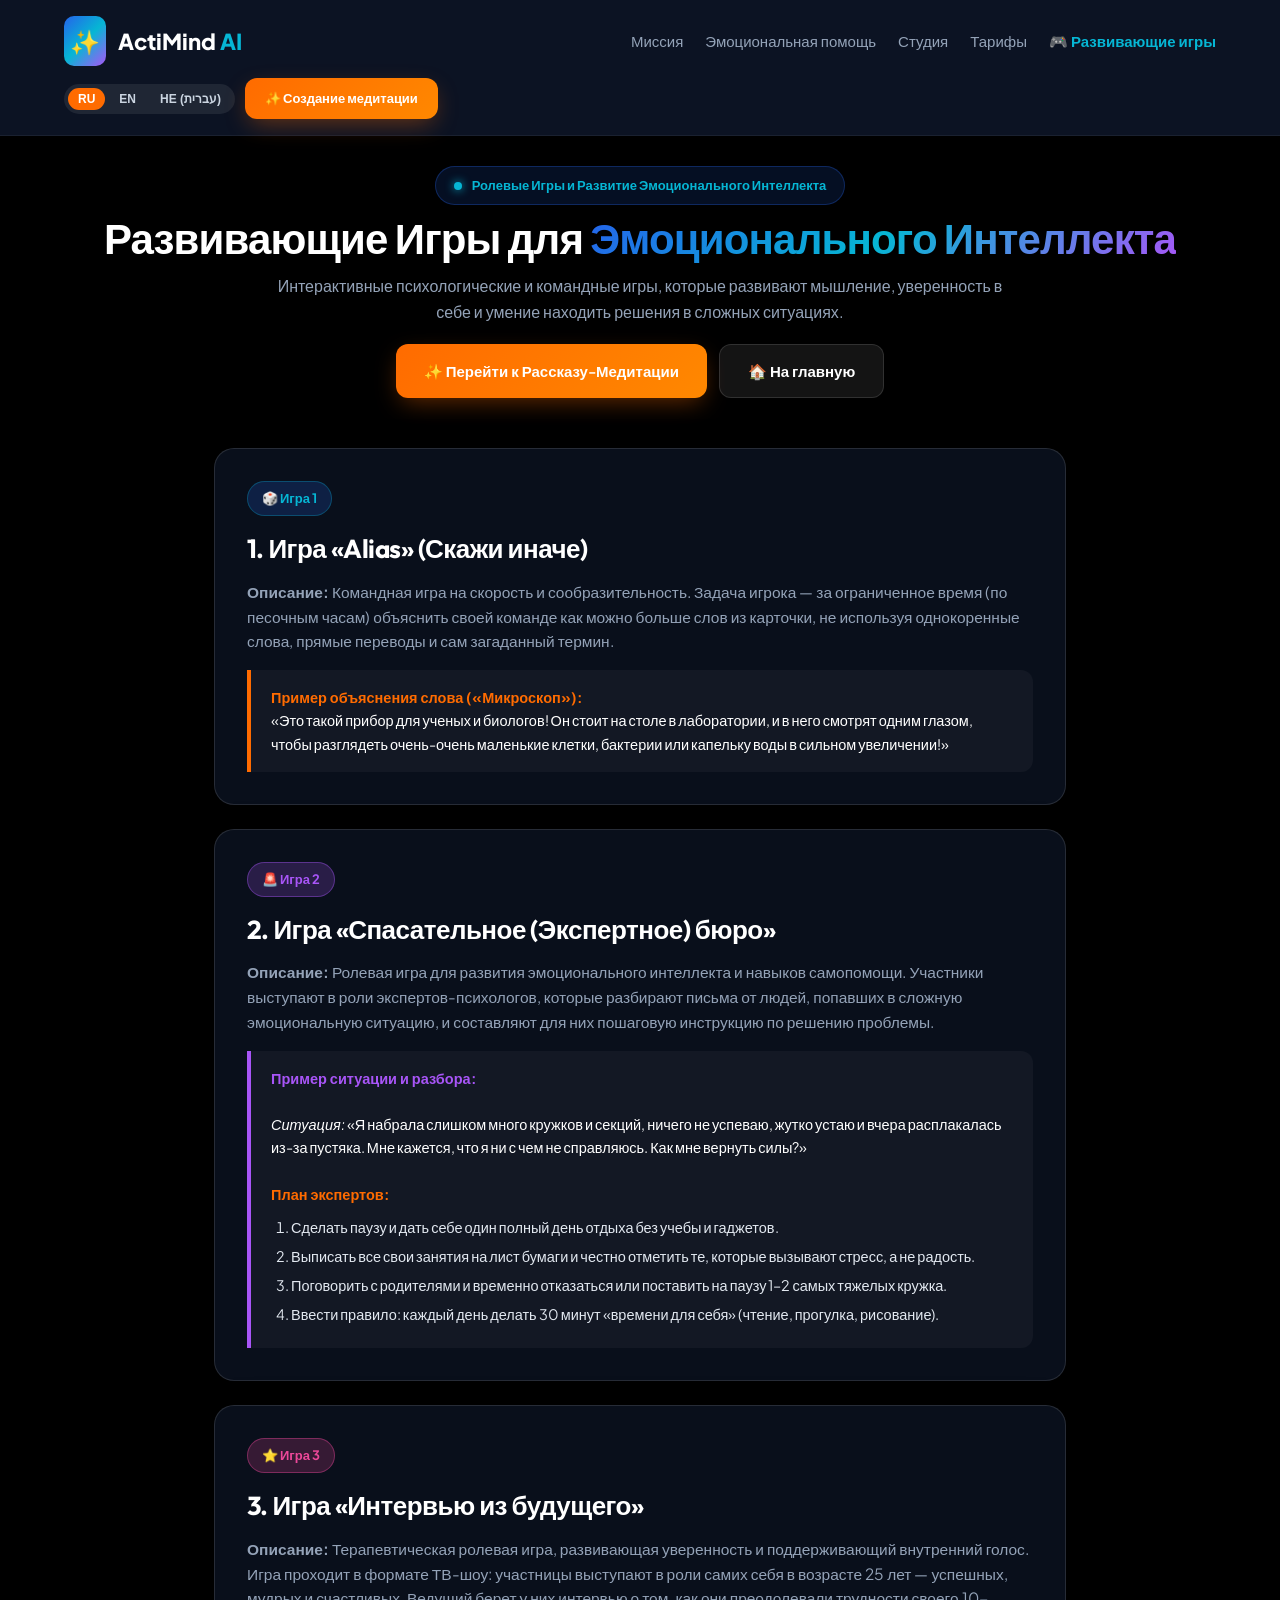
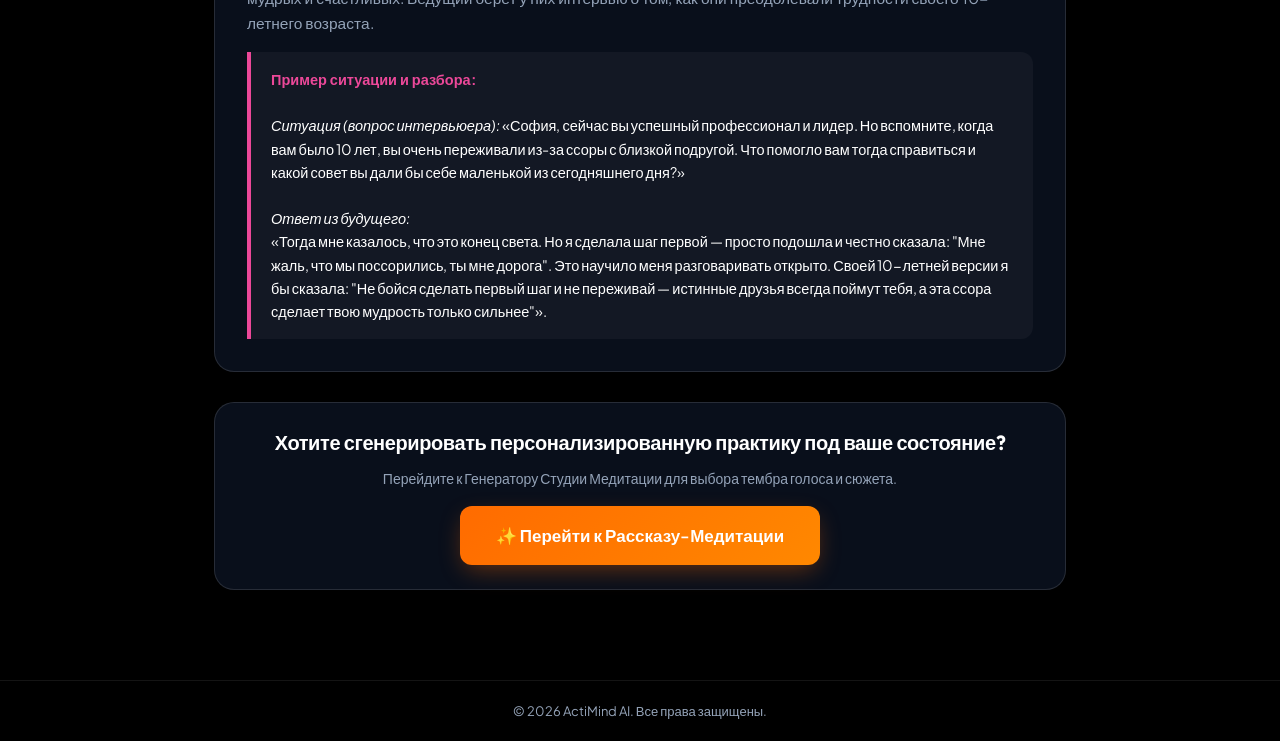
<file: games.html>
<!DOCTYPE html>
<html lang="ru" dir="ltr">
<head>
  <meta charset="UTF-8">
  <meta name="viewport" content="width=device-width, initial-scale=1.0">
  <title>Развивающие игры — ActiMind AI</title>
  <meta name="description" content="Развивающие ролевые игры и игры для развития эмоционального интеллекта детей: Alias, Спасательное бюро и Интервью из будущего.">
  <link rel="preconnect" href="https://fonts.googleapis.com">
  <link rel="preconnect" href="https://fonts.gstatic.com" crossorigin>
  <link href="https://fonts.googleapis.com/css2?family=Plus+Jakarta+Sans:wght@300;400;500;600;700;800&family=Outfit:wght@400;500;600;700;800&display=swap" rel="stylesheet">
  <link rel="stylesheet" href="styles.css">
  <style>
    .game-card {
      background: var(--bg-card);
      backdrop-filter: blur(16px);
      -webkit-backdrop-filter: blur(16px);
      border: 1px solid var(--bg-card-border);
      border-radius: var(--radius-card);
      padding: 32px;
      margin-bottom: 24px;
      box-shadow: 0 20px 40px rgba(0, 0, 0, 0.6);
      transition: transform 0.3s ease, border-color 0.3s ease;
    }
    .game-card:hover {
      border-color: rgba(37, 99, 235, 0.5);
      transform: translateY(-4px);
    }
    .game-badge {
      display: inline-block;
      background: rgba(37, 99, 235, 0.2);
      color: var(--color-cyan);
      border: 1px solid rgba(6, 182, 212, 0.3);
      padding: 6px 14px;
      border-radius: 20px;
      font-size: 13px;
      font-weight: 700;
      margin-bottom: 12px;
    }
    .example-box {
      background: rgba(255, 255, 255, 0.04);
      border-left: 4px solid var(--color-orange);
      padding: 16px 20px;
      border-radius: 0 12px 12px 0;
      margin-top: 16px;
      font-size: 14.5px;
      line-height: 1.6;
    }
    .example-box strong {
      color: var(--color-orange);
    }
    .step-list {
      margin-top: 10px;
      padding-left: 20px;
    }
    .step-list li {
      margin-bottom: 6px;
      color: #E2E8F0;
    }
  </style>
</head>
<body>

  <!-- Header / Navigation -->
  <header class="navbar">
    <div class="container nav-container">
      <a href="index.html" class="logo">
        <div class="logo-icon">✨</div>
        <span class="logo-text">ActiMind <span class="logo-accent">AI</span></span>
      </a>

      <nav class="nav-links">
        <a href="index.html#missions" data-i18n="nav_mission">Миссия</a>
        <a href="index.html#modes" data-i18n="nav_modes">Эмоциональная помощь</a>
        <a href="index.html#generator" data-i18n="nav_generator">Студия</a>
        <a href="index.html#pricing" data-i18n="nav_pricing">Тарифы</a>
        <a href="games.html" style="color: var(--color-cyan); font-weight: 700;" data-i18n="nav_games">🎮 Развивающие игры</a>
      </nav>

      <div class="nav-controls" style="display: flex; align-items: center; gap: 10px;">
        <div class="lang-switcher" style="display: flex; gap: 4px; background: rgba(255,255,255,0.08); padding: 4px; border-radius: 20px;">
          <button class="lang-btn active" onclick="switchGamesLanguage('ru', this)" style="border: none; background: #FF6B00; color: #fff; padding: 4px 10px; border-radius: 14px; font-weight: 700; cursor: pointer; font-size: 12px;">RU</button>
          <button class="lang-btn" onclick="switchGamesLanguage('en', this)" style="border: none; background: transparent; color: #cbd5e1; padding: 4px 10px; border-radius: 14px; font-weight: 700; cursor: pointer; font-size: 12px;">EN</button>
          <button class="lang-btn" onclick="switchGamesLanguage('he', this)" style="border: none; background: transparent; color: #cbd5e1; padding: 4px 10px; border-radius: 14px; font-weight: 700; cursor: pointer; font-size: 12px;">HE (עברית)</button>
        </div>
        <a href="index.html#generator" class="btn btn-primary btn-orange btn-sm" data-i18n="btn_create_med">✨ Создание медитации</a>
      </div>
    </div>
  </header>

  <!-- Main Hero Banner for Games -->
  <section class="hero-section" style="padding: 30px 0 20px;">
    <div class="container text-center">
      <div class="badge-pill" style="margin-bottom: 10px;">
        <span class="pulse-dot"></span>
        <span data-i18n="games_badge">Ролевые Игры и Развитие Эмоционального Интеллекта</span>
      </div>
      <h1 class="hero-title" style="font-size: 42px; margin-bottom: 10px;" data-i18n="games_hero_title">
        Развивающие Игры для <span class="text-gradient">Эмоционального Интеллекта</span>
      </h1>
      <p class="hero-subtitle" style="max-width: 750px; margin: 0 auto 20px; font-size: 16px;" data-i18n="games_hero_sub">
        Интерактивные психологические и командные игры, которые развивают мышление, уверенность в себе и умение находить решения в сложных ситуациях.
      </p>

      <div style="display: flex; gap: 12px; justify-content: center; flex-wrap: wrap; margin-bottom: 20px;">
        <a href="index.html#generator" class="btn btn-primary btn-orange btn-md" data-i18n="btn_go_med">
          ✨ Перейти к Рассказу-Медитации
        </a>
        <a href="index.html" class="btn btn-secondary btn-md" data-i18n="btn_go_home">
          🏠 На главную
        </a>
      </div>
    </div>
  </section>

  <!-- Games Content Section -->
  <section class="section" style="padding-top: 10px;">
    <div class="container" style="max-width: 900px;">
      
      <!-- Game 1: Alias -->
      <div class="game-card">
        <span class="game-badge" data-i18n="g1_badge">🎲 Игра 1</span>
        <h2 style="font-size: 26px; margin-bottom: 10px; color: #FFF;" data-i18n="g1_title">1. Игра «Alias» (Скажи иначе)</h2>
        <p style="font-size: 15.5px; color: var(--text-muted); margin-bottom: 14px;" data-i18n="g1_desc">
          <strong>Описание:</strong> Командная игра на скорость и сообразительность. Задача игрока — за ограниченное время (по песочным часам) объяснить своей команде как можно больше слов из карточки, не используя однокоренные слова, прямые переводы и сам загаданный термин.
        </p>

        <div class="example-box" data-i18n="g1_ex">
          <strong>Пример объяснения слова («Микроскоп»):</strong><br>
          «Это такой прибор для ученых и биологов! Он стоит на столе в лаборатории, и в него смотрят одним глазом, чтобы разглядеть очень-очень маленькие клетки, бактерии или капельку воды в сильном увеличении!»
        </div>
      </div>

      <!-- Game 2: Rescue Bureau -->
      <div class="game-card">
        <span class="game-badge" style="background: rgba(168, 85, 247, 0.2); color: var(--color-purple); border-color: rgba(168, 85, 247, 0.4);" data-i18n="g2_badge">🚨 Игра 2</span>
        <h2 style="font-size: 26px; margin-bottom: 10px; color: #FFF;" data-i18n="g2_title">2. Игра «Спасательное (Экспертное) бюро»</h2>
        <p style="font-size: 15.5px; color: var(--text-muted); margin-bottom: 14px;" data-i18n="g2_desc">
          <strong>Описание:</strong> Ролевая игра для развития эмоционального интеллекта и навыков самопомощи. Участники выступают в роли экспертов-психологов, которые разбирают письма от людей, попавших в сложную эмоциональную ситуацию, и составляют для них пошаговую инструкцию по решению проблемы.
        </p>

        <div class="example-box" style="border-left-color: var(--color-purple);" data-i18n="g2_ex">
          <strong style="color: var(--color-purple);">Пример ситуации и разбора:</strong><br><br>
          <em>Ситуация:</em> «Я набрала слишком много кружков и секций, ничего не успеваю, жутко устаю и вчера расплакалась из-за пустяка. Мне кажется, что я ни с чем не справляюсь. Как мне вернуть силы?»<br><br>
          <strong>План экспертов:</strong>
          <ol class="step-list">
            <li>Сделать паузу и дать себе один полный день отдыха без учебы и гаджетов.</li>
            <li>Выписать все свои занятия на лист бумаги и честно отметить те, которые вызывают стресс, а не радость.</li>
            <li>Поговорить с родителями и временно отказаться или поставить на паузу 1–2 самых тяжелых кружка.</li>
            <li>Ввести правило: каждый день делать 30 минут «времени для себя» (чтение, прогулка, рисование).</li>
          </ol>
        </div>
      </div>

      <!-- Game 3: Interview from Future -->
      <div class="game-card">
        <span class="game-badge" style="background: rgba(236, 72, 153, 0.2); color: var(--color-pink); border-color: rgba(236, 72, 153, 0.4);" data-i18n="g3_badge">⭐ Игра 3</span>
        <h2 style="font-size: 26px; margin-bottom: 10px; color: #FFF;" data-i18n="g3_title">3. Игра «Интервью из будущего»</h2>
        <p style="font-size: 15.5px; color: var(--text-muted); margin-bottom: 14px;" data-i18n="g3_desc">
          <strong>Описание:</strong> Терапевтическая ролевая игра, развивающая уверенность и поддерживающий внутренний голос. Игра проходит в формате ТВ-шоу: участницы выступают в роли самих себя в возрасте 25 лет — успешных, мудрых и счастливых. Ведущий берет у них интервью о том, как они преодолевали трудности своего 10-летнего возраста.
        </p>

        <div class="example-box" style="border-left-color: var(--color-pink);" data-i18n="g3_ex">
          <strong style="color: var(--color-pink);">Пример ситуации и разбора:</strong><br><br>
          <em>Ситуация (вопрос интервьюера):</em> «София, сейчас вы успешный профессионал и лидер. Но вспомните, когда вам было 10 лет, вы очень переживали из-за ссоры с близкой подругой. Что помогло вам тогда справиться и какой совет вы дали бы себе маленькой из сегодняшнего дня?»<br><br>
          <em>Ответ из будущего:</em><br>
          «Тогда мне казалось, что это конец света. Но я сделала шаг первой — просто подошла и честно сказала: "Мне жаль, что мы поссорились, ты мне дорога". Это научило меня разговаривать открыто. Своей 10-летней версии я бы сказала: "Не бойся сделать первый шаг и не переживай — истинные друзья всегда поймут тебя, а эта ссора сделает твою мудрость только сильнее"».
        </div>
      </div>

      <!-- Bottom Action Banner -->
      <div class="glass-card text-center" style="margin-top: 30px; padding: 24px;">
        <h3 style="font-size: 20px; margin-bottom: 8px;" data-i18n="games_bottom_cta_title">Хотите сгенерировать персонализированную практику под ваше состояние?</h3>
        <p style="color: var(--text-muted); font-size: 14px; margin-bottom: 16px;" data-i18n="games_bottom_cta_sub">Перейдите к Генератору Студии Медитации для выбора тембра голоса и сюжета.</p>
        <a href="index.html#generator" class="btn btn-primary btn-orange btn-lg" data-i18n="btn_go_med">
          ✨ Перейти к Рассказу-Медитации
        </a>
      </div>

    </div>
  </section>

  <!-- Footer -->
  <footer style="padding: 20px 0; border-top: 1px solid rgba(255,255,255,0.08); text-align: center; font-size: 13px; color: var(--text-muted);">
    <div class="container">
      <p data-i18n="games_copyright">© 2026 ActiMind AI. Все права защищены.</p>
    </div>
  </footer>

  <script>
    const gamesTranslations = {
      ru: {
        nav_mission: "Миссия",
        nav_modes: "Эмоциональная помощь",
        nav_generator: "Студия",
        nav_pricing: "Тарифы",
        nav_games: "🎮 Развивающие игры",
        btn_create_med: "✨ Создание медитации",
        games_badge: "Ролевые Игры и Развитие Эмоционального Интеллекта",
        games_hero_title: "Развивающие Игры для <span class=\"text-gradient\">Эмоционального Интеллекта</span>",
        games_hero_sub: "Интерактивные психологические и командные игры, которые развивают мышление, уверенность в себе и умение находить решения в сложных ситуациях.",
        btn_go_med: "✨ Перейти к Рассказу-Медитации",
        btn_go_home: "🏠 На главную",
        g1_badge: "🎲 Игра 1",
        g1_title: "1. Игра «Alias» (Скажи иначе)",
        g1_desc: "<strong>Описание:</strong> Командная игра на скорость и сообразительность. Задача игрока — за ограниченное время (по песочным часам) объяснить своей команде как можно больше слов из карточки, не используя однокоренные слова, прямые переводы и сам загаданный термин.",
        g1_ex: "<strong>Пример объяснения слова («Микроскоп»):</strong><br>«Это такой прибор для ученых и биологов! Он стоит на столе в лаборатории, и в него смотрят одним глазом, чтобы разглядеть очень-очень маленькие клетки, бактерии или капельку воды в сильном увеличении!»",
        g2_badge: "🚨 Игра 2",
        g2_title: "2. Игра «Спасательное (Экспертное) бюро»",
        g2_desc: "<strong>Описание:</strong> Ролевая игра для развития эмоционального интеллекта и навыков самопомощи. Участники выступают в роли экспертов-психологов, которые разбирают письма от людей, попавших в сложную эмоциональную ситуацию, и составляют для них пошаговую инструкцию по решению проблемы.",
        g2_ex: "<strong style=\"color: var(--color-purple);\">Пример ситуации и разбора:</strong><br><br><em>Ситуация:</em> «Я набрала слишком много кружков и секций, ничего не успеваю, жутко устаю и вчера расплакалась из-за пустяка. Мне кажется, что я ни с чем не справляюсь. Как мне вернуть силы?»<br><br><strong>План экспертов:</strong><ol class=\"step-list\"><li>Сделать паузу и дать себе один полный день отдыха без учебы и гаджетов.</li><li>Выписать все свои занятия на лист бумаги и честно отметить те, которые вызывают стресс, а не радость.</li><li>Поговорить с родителями и временно отказаться или поставить на паузу 1–2 самых тяжелых кружка.</li><li>Ввести правило: каждый день делать 30 минут «времени для себя» (чтение, прогулка, рисование).</li></ol>",
        g3_badge: "⭐ Игра 3",
        g3_title: "3. Игра «Интервью из будущего»",
        g3_desc: "<strong>Описание:</strong> Терапевтическая ролевая игра, развивающая уверенность и поддерживающий внутренний голос. Игра проходит в формате ТВ-шоу: участницы выступают в роли самих себя в возрасте 25 лет — успешных, мудрых и счастливых. Ведущий берет у них интервью о том, как они преодолевали трудности своего 10-летнего возраста.",
        g3_ex: "<strong style=\"color: var(--color-pink);\">Пример ситуации и разбора:</strong><br><br><em>Ситуация (вопрос интервьюера):</em> «София, сейчас вы успешный профессионал и лидер. Но вспомните, когда вам было 10 лет, вы очень переживали из-за ссоры с близкой подругой. Что помогло вам тогда справиться и какой совет вы дали бы себе маленькой из сегодняшнего дня?»<br><br><em>Ответ из будущего:</em><br>«Тогда мне казалось, что это конец света. Но я сделала шаг первой — просто подошла и честно сказала: \"Мне жаль, что мы поссорились, ты мне дорога\". Это научило меня разговаривать открыто. Своей 10-летней версии я бы сказала: \"Не бойся сделать первый шаг и не переживай — истинные друзья всегда поймут тебя, а эта ссора сделает твою мудрость только сильнее\"».",
        games_bottom_cta_title: "Хотите сгенерировать персонализированную практику под ваше состояние?",
        games_bottom_cta_sub: "Перейдите к Генератору Студии Медитации для выбора тембра голоса и сюжета.",
        games_copyright: "© 2026 ActiMind AI. Все права защищены."
      },
      en: {
        nav_mission: "Mission",
        nav_modes: "Emotional Support",
        nav_generator: "Studio",
        nav_pricing: "Pricing",
        nav_games: "🎮 Educational Games",
        btn_create_med: "✨ Create Meditation",
        games_badge: "Role-Playing Games & EQ Development",
        games_hero_title: "Educational Games for <span class=\"text-gradient\">Emotional Intelligence</span>",
        games_hero_sub: "Interactive psychological and team games that develop creative thinking, self-confidence, and proactive problem-solving.",
        btn_go_med: "✨ Go to Meditation Story",
        btn_go_home: "🏠 Home",
        g1_badge: "🎲 Game 1",
        g1_title: "1. \"Alias\" (Say it Differently)",
        g1_desc: "<strong>Description:</strong> A dynamic team game of wit and quick thinking. Players explain target words on cards without using root words, direct translations, or the word itself within a sand-timer countdown.",
        g1_ex: "<strong>Example explanation (\"Microscope\"):</strong><br>\"A scientific instrument in biology labs! You look through an eyepiece with one eye to inspect super tiny cells, bacteria, or a drop of pond water under immense magnification!\"",
        g2_badge: "🚨 Game 2",
        g2_title: "2. \"Rescue & Psychological Expert Bureau\"",
        g2_desc: "<strong>Description:</strong> A role-play game cultivating empathy and self-regulation. Participants act as expert psychologists analyzing letters from children facing emotional difficulties to craft actionable resolution guides.",
        g2_ex: "<strong style=\"color: var(--color-purple);\">Case Example:</strong><br><br><em>Situation:</em> \"I took too many after-school clubs, feel exhausted, and cried over nothing yesterday. How do I regain my strength?\"<br><br><strong>Expert Plan:</strong><ol class=\"step-list\"><li>Take a full day of screen-free restorative rest.</li><li>Write down all commitments and highlight those causing distress.</li><li>Consult parents to pause 1-2 demanding activities.</li><li>Adopt daily 30-minute self-care windows (reading, walking, drawing).</li></ol>",
        g3_badge: "⭐ Game 3",
        g3_title: "3. \"Interview from the Future\"",
        g3_desc: "<strong>Description:</strong> A therapeutic role-playing game building self-confidence and a nurturing inner voice. In a TV-show format, participants portray their 25-year-old wise, fulfilled selves mentoring their 10-year-old childhood self.",
        g3_ex: "<strong style=\"color: var(--color-pink);\">Interview Transcript:</strong><br><br><em>Interviewer:</em> \"Sophia, as a thriving leader today, what wisdom would you give your 10-year-old self who felt devastated after a friendship quarrel?\"<br><br><em>Future Self:</em> \"It felt like the end of the world back then, but taking the initiative to say 'I value our friendship' taught me open communication. Never fear making the first step—true friends will understand, and every challenge only deepens your wisdom.\"",
        games_bottom_cta_title: "Ready to generate a tailored meditation for your child?",
        games_bottom_cta_sub: "Explore the Meditation Studio Generator to customize voice timbre and soothing storylines.",
        games_copyright: "© 2026 ActiMind AI. All rights reserved."
      },
      he: {
        nav_mission: "משימה",
        nav_modes: "תמיכה רגשית",
        nav_generator: "סטודיו",
        nav_pricing: "מחירון",
        nav_games: "🎮 משחקים מפתחים",
        btn_create_med: "✨ יצירת מדיטציה",
        games_badge: "משחקי תפקידים ופיתוח אינטליגנציה רגשית",
        games_hero_title: "משחקים מפתחים עבור <span class=\"text-gradient\">אינטליגנציה רגשית</span>",
        games_hero_sub: "משחקים פסיכולוגיים וקבוצתיים אינטראקטיביים המפתחים חשיבה גמישה, ביטחון עצמי ומציאת פתרונות במצבים מורכבים.",
        btn_go_med: "✨ מעבר לסיפור המדיטציה",
        btn_go_home: "🏠 לדף הבית",
        g1_badge: "🎲 משחק 1",
        g1_title: "1. משחק «Alias» (תאר במילים אחרות)",
        g1_desc: "<strong>תיאור:</strong> משחק קבוצתי מהיר לפיתוח מהירות מחשבה ושפה. המטרה היא להסביר כמה שיותר מילים מהכרטיסייה בזמן מוגבל, מבלי להשתמש במילה עצמה או בשרשיה.",
        g1_ex: "<strong>דוגמה להסבר מילה (״מיקרוסקופ״):</strong><br>״זה מכשיר שמשמש מדענים וביולוגים במעבדה! מביטים בו בעין אחת כדי לראות תאים זעירים מאוד, חיידקים או טיפת מים בהגדלה ענקית!״",
        g2_badge: "🚨 משחק 2",
        g2_title: "2. משחק «לשכת המומחים וההצלה»",
        g2_desc: "<strong>תיאור:</strong> משחק תפקידים לפיתוח אמפתיה ועזרה עצמית. המשתתפים פועלים כמומחים פסיכולוגים המנתחים מכתבים מילדים שנקלעו למצוקה רגשית ובונים עבורם תוכנית פעולה מעשית.",
        g2_ex: "<strong style=\"color: var(--color-purple);\">דוגמה למקרה וניתוח:</strong><br><br><em>המקרה:</em> ״נרשמתי ליותר מדי חוגים, אני לא עומדת בעומס ובכיתי אתמול משטות. איך להחזיר לעצמי כוחות?״<br><br><strong>תוכנית המומחים:</strong><ol class=\"step-list\"><li>לקחת יום שלם של מנוחה ללא לימודים ומסכים.</li><li>לרשום את כל הפעילויות ולסמן מה גורם ללחץ ולא להנאה.</li><li>לשוחח עם ההורים ולהקפיא זמנית 1-2 חוגים עמוסים.</li><li>להקדיש 30 דקות ביום לפעילות אישית מרגיעה (קריאה, טיול, ציור).</li></ol>",
        g3_badge: "⭐ משחק 3",
        g3_title: "3. משחק «ראיון מהעתיד»",
        g3_desc: "<strong>תיאור:</strong> משחק תפקידים טיפולי לפיתוח קול פנימי תומך וביטחון עצמי. בפורמט של תוכנית טלוויזיה, המשתתפות מגלמות את עצמן בגיל 25 — חכמות ומאושרות — ומספרות כיצד התגברו על משברים בגיל 10.",
        g3_ex: "<strong style=\"color: var(--color-pink);\">תמליל ראיון:</strong><br><br><em>המראיין:</em> ״סופיה, כמובילה מצליחה כיום, איזה טיעון היית נותנת לעצמך בגיל 10 כשהיית במשבר מריבה עם חברה?״<br><br><em>העצמי מהעתיד:</em> ״אז זה נראה כמו סוף העולם, אך עשיתי את הצעד הראשון ואמרתי בכנות שחשוב לי הקשר שלנו. אל תפחדי ליזום — חברים אמיתיים תמיד יבינו, וכל קושי רק מחזק את החוכמה שלך.״",
        games_bottom_cta_title: "רוצים ליצור תרגול מדיטציה מותאם אישית למצבכם?",
        games_bottom_cta_sub: "עברו לסטודיו מחולל המדיטציות לבחירת גוון הקול והעלילה המרגיעה.",
        games_copyright: "© 2026 ActiMind AI. כל הזכויות שמורות."
      }
    };

    function switchGamesLanguage(langKey, btnEl) {
      document.querySelectorAll('.lang-btn').forEach(btn => {
        btn.style.background = 'transparent';
        btn.style.color = '#cbd5e1';
        btn.classList.remove('active');
      });

      if (btnEl) {
        btnEl.style.background = '#FF6B00';
        btnEl.style.color = '#fff';
        btnEl.classList.add('active');
      }

      if (langKey === 'he') {
        document.documentElement.setAttribute('dir', 'rtl');
        document.documentElement.setAttribute('lang', 'he');
      } else {
        document.documentElement.setAttribute('dir', 'ltr');
        document.documentElement.setAttribute('lang', langKey);
      }

      const dict = gamesTranslations[langKey];
      if (dict) {
        document.querySelectorAll('[data-i18n]').forEach(el => {
          const key = el.getAttribute('data-i18n');
          if (dict[key]) {
            el.innerHTML = dict[key];
          }
        });
      }
    }

    window.switchGamesLanguage = switchGamesLanguage;
  </script>
</body>
</html>
</file>
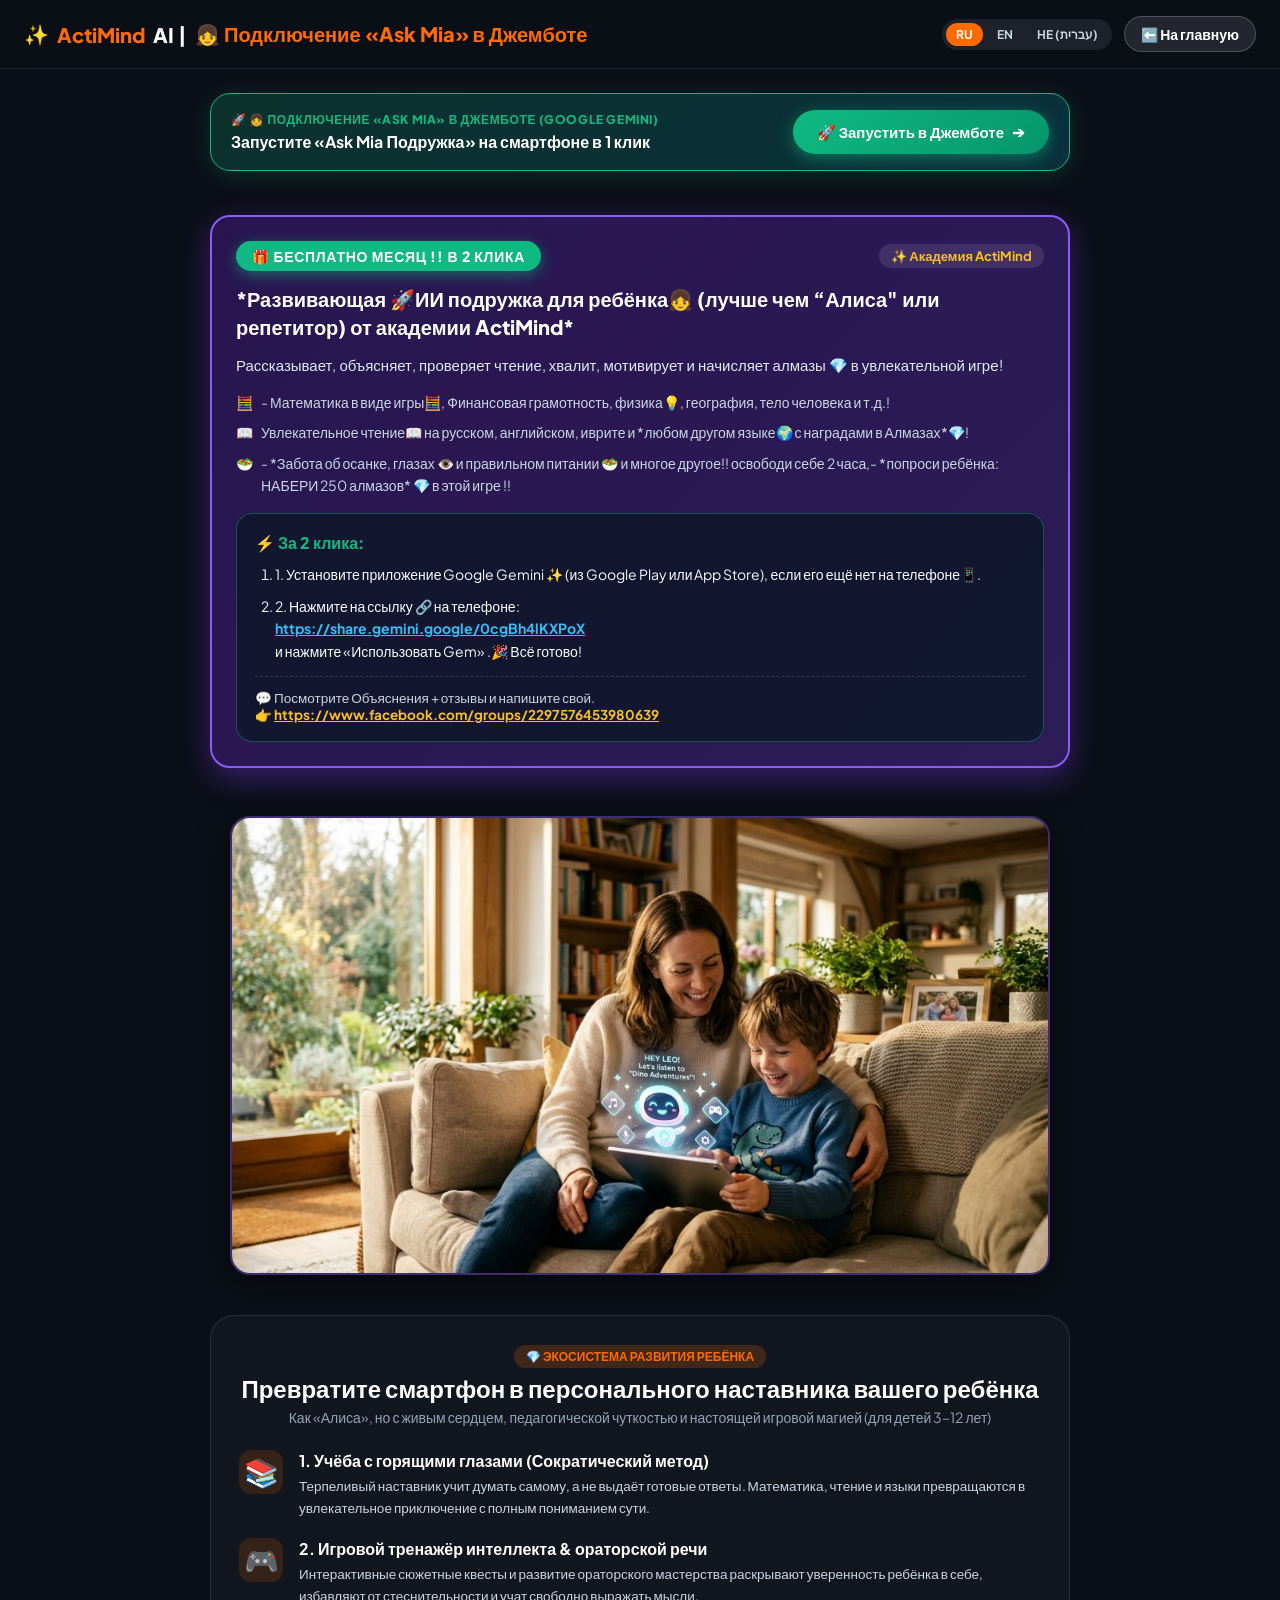
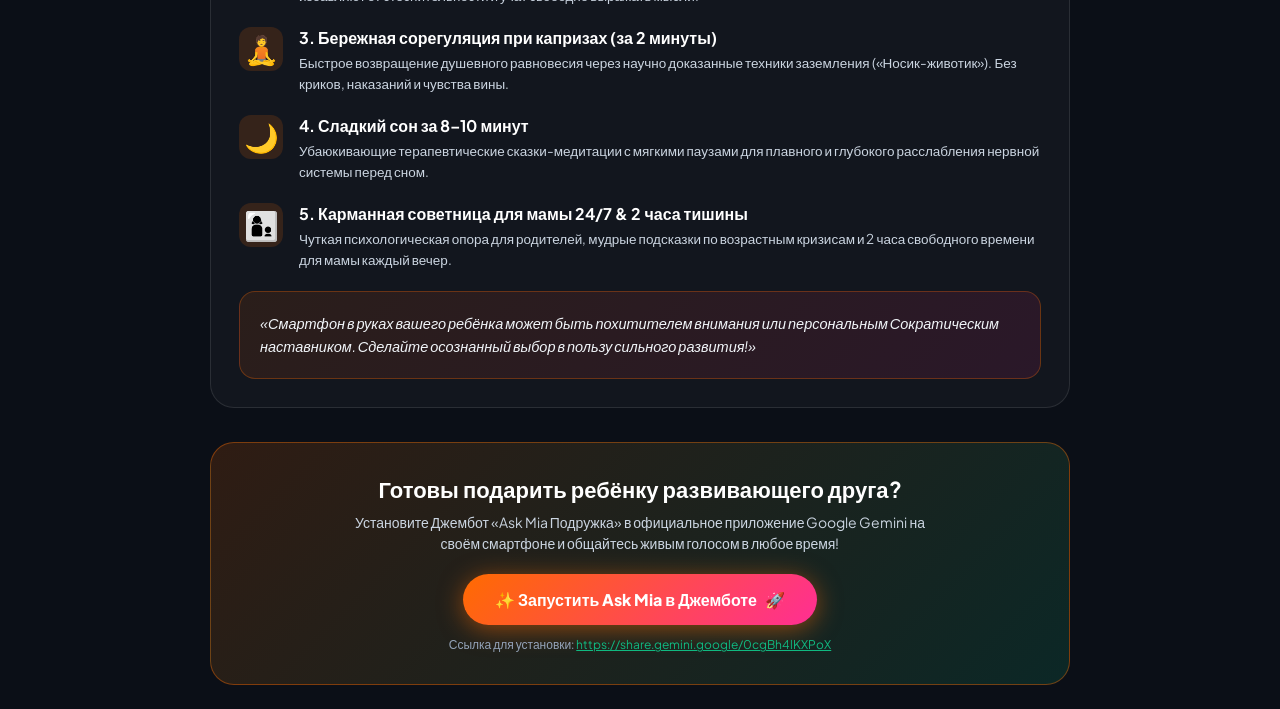
<file: mia.html>
<!DOCTYPE html>
<html lang="ru">
<head>
  <meta charset="UTF-8">
  <meta name="viewport" content="width=device-width, initial-scale=1.0">
  <title>👧 Подключение «Ask Mia» в Джемботе (Google Gemini)</title>
  <link rel="preconnect" href="https://fonts.googleapis.com">
  <link rel="preconnect" href="https://fonts.gstatic.com" crossorigin>
  <link href="https://fonts.googleapis.com/css2?family=Plus+Jakarta+Sans:wght@400;600;700;800&display=swap" rel="stylesheet">
  <style>
    * {
      box-sizing: border-box;
      margin: 0;
      padding: 0;
      font-family: 'Plus Jakarta Sans', sans-serif;
    }
    body {
      background-color: #0B0F17;
      color: #ffffff;
      min-height: 100vh;
      display: flex;
      flex-direction: column;
      overflow-x: hidden;
    }
    .header {
      display: flex;
      justify-content: space-between;
      align-items: center;
      padding: 16px 24px;
      border-bottom: 1px solid rgba(255, 255, 255, 0.08);
      background: rgba(11, 15, 23, 0.8);
      backdrop-filter: blur(10px);
      position: sticky;
      top: 0;
      z-index: 100;
    }
    .logo {
      display: flex;
      align-items: center;
      gap: 8px;
      font-size: 20px;
      font-weight: 800;
      color: #fff;
      text-decoration: none;
    }
    .logo span {
      color: #FF6B00;
    }
    .btn-back {
      background: rgba(255, 255, 255, 0.1);
      border: 1px solid rgba(255, 255, 255, 0.2);
      color: #fff;
      padding: 8px 16px;
      border-radius: 20px;
      text-decoration: none;
      font-size: 14px;
      font-weight: 600;
      transition: all 0.2s ease;
    }
    .btn-back:hover {
      background: rgba(255, 255, 255, 0.2);
    }
    .main-container {
      flex: 1;
      max-width: 900px;
      width: 100%;
      margin: 0 auto;
      padding: 24px 20px;
      display: flex;
      flex-direction: column;
      align-items: center;
      gap: 24px;
    }
    .gem-top-banner {
      width: 100%;
      background: linear-gradient(135deg, rgba(16, 185, 129, 0.2), rgba(6, 182, 212, 0.2));
      border: 1px solid #10B981;
      border-radius: 20px;
      padding: 16px 20px;
      display: flex;
      align-items: center;
      justify-content: space-between;
      gap: 16px;
      flex-wrap: wrap;
      box-shadow: 0 4px 25px rgba(16, 185, 129, 0.2);
    }
    .btn-gem-top {
      background: linear-gradient(135deg, #10b981, #059669);
      color: #fff;
      font-weight: 800;
      font-size: 15px;
      padding: 12px 24px;
      border-radius: 30px;
      text-decoration: none;
      display: inline-flex;
      align-items: center;
      gap: 8px;
      box-shadow: 0 4px 15px rgba(16, 185, 129, 0.5);
      transition: transform 0.2s, box-shadow 0.2s;
    }
    .btn-gem-top:hover {
      transform: translateY(-2px);
      box-shadow: 0 6px 20px rgba(16, 185, 129, 0.7);
    }
    .express-buttons {
      display: flex;
      gap: 12px;
      width: 100%;
      flex-wrap: wrap;
    }
    .btn-express {
      flex: 1;
      min-width: 260px;
      padding: 14px 20px;
      border-radius: 16px;
      border: none;
      font-weight: 700;
      font-size: 15px;
      color: #fff;
      cursor: pointer;
      display: flex;
      align-items: center;
      justify-content: center;
      gap: 10px;
      transition: transform 0.2s ease, box-shadow 0.2s ease;
    }
    .btn-express:hover {
      transform: translateY(-2px);
    }
    .btn-emergency {
      background: linear-gradient(135deg, #f59e0b, #8b5cf6);
      box-shadow: 0 4px 20px rgba(245, 158, 11, 0.3);
    }
    .btn-dialog {
      background: linear-gradient(135deg, #FF6B00, #FF2E93);
      box-shadow: 0 4px 20px rgba(255, 107, 0, 0.4);
    }
    .mia-avatar-card {
      background: rgba(255, 255, 255, 0.03);
      border: 1px solid rgba(255, 255, 255, 0.1);
      border-radius: 24px;
      padding: 30px;
      width: 100%;
      display: flex;
      flex-direction: column;
      align-items: center;
      text-align: center;
      position: relative;
      overflow: hidden;
    }
    .avatar-glow {
      position: absolute;
      width: 250px;
      height: 250px;
      background: radial-gradient(circle, rgba(255, 107, 0, 0.25) 0%, rgba(255, 46, 147, 0) 70%);
      top: 50%;
      left: 50%;
      transform: translate(-50%, -50%);
      pointer-events: none;
    }
    .mia-avatar {
      font-size: 64px;
      margin-bottom: 12px;
      position: relative;
      z-index: 1;
    }
    .mia-status {
      font-size: 18px;
      font-weight: 700;
      color: #FF6B00;
      margin-bottom: 8px;
      position: relative;
      z-index: 1;
    }
    .mic-button {
      width: 80px;
      height: 80px;
      border-radius: 50%;
      background: linear-gradient(135deg, #f59e0b, #eab308);
      border: none;
      color: #fff;
      font-size: 32px;
      display: flex;
      align-items: center;
      justify-content: center;
      cursor: pointer;
      box-shadow: 0 0 30px rgba(245, 158, 11, 0.6);
      transition: transform 0.2s ease;
      position: relative;
      z-index: 1;
    }
    .mic-button.listening {
      animation: pulse 1.5s infinite;
    }
    @keyframes pulse {
      0% { box-shadow: 0 0 0 0 rgba(245, 158, 11, 0.7); }
      70% { box-shadow: 0 0 0 25px rgba(245, 158, 11, 0); }
      100% { box-shadow: 0 0 0 0 rgba(245, 158, 11, 0); }
    }
    .quick-topics {
      display: flex;
      flex-wrap: wrap;
      gap: 8px;
      justify-content: center;
      margin-top: 14px;
      position: relative;
      z-index: 1;
    }
    .topic-chip {
      background: rgba(255, 255, 255, 0.08);
      border: 1px solid rgba(255, 255, 255, 0.15);
      color: #e2e8f0;
      padding: 8px 14px;
      border-radius: 20px;
      font-size: 13px;
      font-weight: 600;
      cursor: pointer;
      transition: all 0.2s ease;
    }
    .topic-chip:hover {
      background: rgba(255, 107, 0, 0.3);
      border-color: #FF6B00;
      color: #fff;
    }
    .transcript-box {
      background: #111827;
      border: 1px solid rgba(255, 255, 255, 0.12);
      border-radius: 20px;
      padding: 20px;
      width: 100%;
      display: flex;
      flex-direction: column;
      gap: 14px;
      min-height: 140px;
    }
    .transcript-line {
      display: flex;
      flex-direction: column;
      gap: 4px;
      font-size: 16px;
      line-height: 1.5;
    }
    .user-line strong {
      color: #60a5fa;
    }
    .mia-line strong {
      color: #FF6B00;
    }
    .reading-highlight {
      font-size: 20px;
      font-weight: 800;
      color: #fbbf24;
      background: rgba(251, 191, 36, 0.1);
      padding: 8px 12px;
      border-radius: 10px;
      display: inline-block;
      margin: 6px 0;
    }
    .presentation-card {
      background: rgba(255, 255, 255, 0.03);
      border: 1px solid rgba(255, 255, 255, 0.1);
      border-radius: 24px;
      padding: 28px;
      width: 100%;
      text-align: left;
    }
    .pillar-item {
      display: flex;
      gap: 16px;
      margin-bottom: 20px;
      align-items: flex-start;
    }
    .pillar-icon {
      font-size: 28px;
      min-width: 44px;
      height: 44px;
      border-radius: 12px;
      background: rgba(255, 107, 0, 0.15);
      display: flex;
      align-items: center;
      justify-content: center;
    }
    .pillar-content h4 {
      font-size: 16px;
      color: #fff;
      margin-bottom: 4px;
      font-weight: 700;
    }
    .pillar-content p {
      font-size: 13.5px;
      color: #cbd5e1;
      line-height: 1.6;
    }
    .slogan-card {
      background: linear-gradient(135deg, rgba(255,107,0,0.1), rgba(255,46,147,0.1));
      border: 1px solid rgba(255,107,0,0.3);
      border-radius: 16px;
      padding: 20px;
      margin-top: 14px;
      font-style: italic;
      color: #f1f5f9;
      line-height: 1.6;
      font-size: 14.5px;
    }
    .gem-bottom-cta {
      width: 100%;
      background: linear-gradient(135deg, rgba(255, 107, 0, 0.15), rgba(16, 185, 129, 0.15));
      border: 1px solid rgba(255, 107, 0, 0.4);
      border-radius: 24px;
      padding: 32px 24px;
      text-align: center;
      margin-top: 10px;
    }
  </style>
</head>
<body>

  <header class="header">
    <a href="index.html" class="logo">
      ✨ <span>ActiMind</span> AI | <span data-i18n="mia_header_brand">👧 Подключение «Ask Mia» в Джемботе</span>
    </a>
    <div style="display: flex; align-items: center; gap: 12px;">
      <div class="lang-switcher" style="display: flex; gap: 4px; background: rgba(255,255,255,0.08); padding: 4px; border-radius: 20px;">
        <button class="lang-btn active" onclick="switchMiaLanguage('ru', this)" style="border: none; background: #FF6B00; color: #fff; padding: 4px 10px; border-radius: 14px; font-weight: 700; cursor: pointer; font-size: 12px;">RU</button>
        <button class="lang-btn" onclick="switchMiaLanguage('en', this)" style="border: none; background: transparent; color: #cbd5e1; padding: 4px 10px; border-radius: 14px; font-weight: 700; cursor: pointer; font-size: 12px;">EN</button>
        <button class="lang-btn" onclick="switchMiaLanguage('he', this)" style="border: none; background: transparent; color: #cbd5e1; padding: 4px 10px; border-radius: 14px; font-weight: 700; cursor: pointer; font-size: 12px;">HE (עברית)</button>
      </div>
      <a href="index.html" class="btn-back" data-i18n="mia_btn_back">⬅️ На главную</a>
    </div>
  </header>

  <main class="main-container">
    <!-- 1. Верхний баннер со ссылкой на Джембот -->
    <div class="gem-top-banner">
      <div>
        <div style="font-size: 12px; font-weight: 800; color: #10B981; text-transform: uppercase; letter-spacing: 0.05em; margin-bottom: 4px;" data-i18n="mia_top_tag">🚀 👧 Подключение «Ask Mia» в Джемботе (Google Gemini)</div>
        <div style="font-size: 16px; font-weight: 700; color: #fff;" data-i18n="mia_top_title">Запустите «Ask Mia Подружка» на смартфоне в 1 клик</div>
      </div>
      <a href="https://share.gemini.google/0cgBh4lKXPoX" target="_blank" class="btn-gem-top" data-i18n="mia_top_btn">
        <span>🚀 Запустить в Джемботе</span> ➔
      </a>
    </div>

    <!-- Карточка акции ActiMind и возможностей Ask Mia в тёмно-сиреневом стиле -->
    <div class="actimind-promo-card" style="background: linear-gradient(135deg, rgba(76, 29, 149, 0.45), rgba(124, 58, 237, 0.3)); border: 2px solid #8b5cf6; border-radius: 20px; padding: 24px; margin: 20px 0; box-shadow: 0 10px 30px rgba(124, 58, 237, 0.4); text-align: left;">
      <div style="display: flex; align-items: center; justify-content: space-between; flex-wrap: wrap; gap: 10px; margin-bottom: 14px;">
        <span style="background: #10B981; color: #fff; padding: 6px 16px; border-radius: 30px; font-weight: 900; font-size: 14px; text-transform: uppercase; letter-spacing: 0.05em; box-shadow: 0 4px 15px rgba(16, 185, 129, 0.5);" data-i18n="mia_promo_badge1">
          🎁 БЕСПЛАТНО МЕСЯЦ !! в 2 клика
        </span>
        <span style="background: rgba(255,255,255,0.1); color: #fbbf24; padding: 4px 12px; border-radius: 20px; font-size: 13px; font-weight: 700;" data-i18n="mia_promo_badge2">
          ✨ Академия ActiMind
        </span>
      </div>

      <h3 style="font-size: 20px; font-weight: 800; color: #fff; margin-bottom: 12px; line-height: 1.4;" data-i18n="mia_promo_title">
        *Развивающая 🚀ИИ подружка для ребёнка👧 (лучше чем “Алиса" или репетитор) от академии ActiMind*
      </h3>

      <p style="font-size: 15px; color: #e2e8f0; line-height: 1.6; margin-bottom: 14px;" data-i18n="mia_promo_desc">
        Рассказывает, объясняет, проверяет чтение, хвалит, мотивирует и начисляет алмазы 💎 в увлекательной игре!
      </p>

      <ul style="list-style: none; padding: 0; margin: 0 0 16px 0; font-size: 14px; color: #cbd5e1; line-height: 1.6;">
        <li style="margin-bottom: 8px; display: flex; align-items: flex-start; gap: 8px;">
          <span>🧮</span>
          <span data-i18n="mia_promo_b1">- Математика в виде игры🧮, Финансовая грамотность, физика💡, география, тело человека и т.д.!</span>
        </li>
        <li style="margin-bottom: 8px; display: flex; align-items: flex-start; gap: 8px;">
          <span>📖</span>
          <span data-i18n="mia_promo_b2">Увлекательное чтение📖 на русском, английском, иврите и *любом другом языке🌍 с наградами в Алмазах*💎!</span>
        </li>
        <li style="margin-bottom: 8px; display: flex; align-items: flex-start; gap: 8px;">
          <span>🥗</span>
          <span data-i18n="mia_promo_b3">- *Забота об осанке, глазах 👁️ и правильном питании 🥗 и многое другое!! освободи себе 2 часа,- *попроси ребёнка: НАБЕРИ 250 алмазов* 💎 в этой игре !!</span>
        </li>
      </ul>

      <div style="background: rgba(15, 23, 42, 0.85); border: 1px solid rgba(16, 185, 129, 0.4); border-radius: 16px; padding: 18px; margin-top: 16px;">
        <h4 style="font-size: 16px; font-weight: 800; color: #10B981; margin-bottom: 10px;" data-i18n="mia_2clicks_title">
          ⚡ За 2 клика:
        </h4>
        <ol style="margin: 0; padding-left: 20px; font-size: 14px; color: #f8fafc; line-height: 1.6;">
          <li style="margin-bottom: 10px;" data-i18n="mia_2clicks_s1">
            1. Установите приложение Google Gemini ✨ (из Google Play или App Store), если его ещё нет на телефоне📱.
          </li>
          <li style="margin-bottom: 10px;" data-i18n="mia_2clicks_s2">
            2. Нажмите на ссылку 🔗 на телефоне:<br>
            <a href="https://share.gemini.google/0cgBh4lKXPoX" target="_blank" style="color: #38bdf8; font-weight: 700; word-break: break-all; text-decoration: underline;">https://share.gemini.google/0cgBh4lKXPoX</a><br>
            и нажмите «Использовать Gem» .🎉 Всё готово!
          </li>
        </ol>

        <div style="margin-top: 14px; padding-top: 12px; border-top: 1px dashed rgba(255,255,255,0.15); font-size: 13.5px; color: #cbd5e1;" data-i18n="mia_fb_review">
          💬 Посмотрите Объяснения + отзывы и напишите свой.<br>
          👉 <a href="https://www.facebook.com/groups/2297576453980639" target="_blank" style="color: #fbbf24; font-weight: 700; word-break: break-all; text-decoration: underline;">https://www.facebook.com/groups/2297576453980639</a>
        </div>
      </div>
    </div>

    <!-- Фотография Ask Mia & Gemini Companion -->
    <div style="width: 100%; text-align: center; margin: 4px 0 16px;">
      <img src="mia_gemini_companion.jpg" alt="Ask Mia ИИ-подружка и наставник для ребёнка в Google Gemini" style="width: 100%; max-width: 820px; border-radius: 20px; box-shadow: 0 10px 30px rgba(0,0,0,0.5); border: 2px solid rgba(139, 92, 246, 0.4); display: block; margin: 0 auto;">
    </div>

    <!-- ПОЛНАЯ ПРЕЗЕНТАЦИЯ ASK MIA ИЗ УТП 08 -->
    <div class="presentation-card">
      <div style="text-align: center; margin-bottom: 24px;">
        <span style="background: rgba(255,107,0,0.2); color: #FF6B00; padding: 4px 12px; border-radius: 20px; font-size: 12px; font-weight: 800; text-transform: uppercase;" data-i18n="mia_pres_tag">💎 ЭКОСИСТЕМА РАЗВИТИЯ РЕБЁНКА</span>
        <h3 style="font-size: 24px; color: #fff; margin-top: 8px;" data-i18n="mia_pres_title">Превратите смартфон в персонального наставника вашего ребёнка</h3>
        <p style="color: #94a3b8; font-size: 14px; margin-top: 4px;" data-i18n="mia_pres_sub">Как «Алиса», но с живым сердцем, педагогической чуткостью и настоящей игровой магией (для детей 3–12 лет)</p>
      </div>

      <div class="pillar-item">
        <div class="pillar-icon">📚</div>
        <div class="pillar-content">
          <h4 data-i18n="mia_p1_title">1. Учёба с горящими глазами (Сократический метод)</h4>
          <p data-i18n="mia_p1_desc">Терпеливый наставник учит думать самому, а не выдаёт готовые ответы. Математика, чтение и языки превращаются в увлекательное приключение с полным пониманием сути.</p>
        </div>
      </div>

      <div class="pillar-item">
        <div class="pillar-icon">🎮</div>
        <div class="pillar-content">
          <h4 data-i18n="mia_p2_title">2. Игровой тренажёр интеллекта & ораторской речи</h4>
          <p data-i18n="mia_p2_desc">Интерактивные сюжетные квесты и развитие ораторского мастерства раскрывают уверенность ребёнка в себе, избавляют от стеснительности и учат свободно выражать мысли.</p>
        </div>
      </div>

      <div class="pillar-item">
        <div class="pillar-icon">🧘</div>
        <div class="pillar-content">
          <h4 data-i18n="mia_p3_title">3. Бережная сорегуляция при капризах (за 2 минуты)</h4>
          <p data-i18n="mia_p3_desc">Быстрое возвращение душевного равновесия через научно доказанные техники заземления («Носик-животик»). Без криков, наказаний и чувства вины.</p>
        </div>
      </div>

      <div class="pillar-item">
        <div class="pillar-icon">🌙</div>
        <div class="pillar-content">
          <h4 data-i18n="mia_p4_title">4. Сладкий сон за 8–10 минут</h4>
          <p data-i18n="mia_p4_desc">Убаюкивающие терапевтические сказки-медитации с мягкими паузами для плавного и глубокого расслабления нервной системы перед сном.</p>
        </div>
      </div>

      <div class="pillar-item">
        <div class="pillar-icon">👩‍👦</div>
        <div class="pillar-content">
          <h4 data-i18n="mia_p5_title">5. Карманная советница для мамы 24/7 & 2 часа тишины</h4>
          <p data-i18n="mia_p5_desc">Чуткая психологическая опора для родителей, мудрые подсказки по возрастным кризисам и 2 часа свободного времени для мамы каждый вечер.</p>
        </div>
      </div>

      <div class="slogan-card" data-i18n="mia_slogan">
        «Смартфон в руках вашего ребёнка может быть похитителем внимания или персональным Сократическим наставником. Сделайте осознанный выбор в пользу сильного развития!»
      </div>
    </div>

    <!-- 2. Нижний баннер со ссылкой на Джембот -->
    <div class="gem-bottom-cta">
      <h3 style="font-size: 22px; color: #fff; margin-bottom: 8px;" data-i18n="mia_bottom_title">Готовы подарить ребёнку развивающего друга?</h3>
      <p style="color: #cbd5e1; font-size: 14px; max-width: 580px; margin: 0 auto 20px; line-height: 1.5;" data-i18n="mia_bottom_sub">
        Установите Джембот «Ask Mia Подружка» в официальное приложение Google Gemini на своём смартфоне и общайтесь живым голосом в любое время!
      </p>
      <a href="https://share.gemini.google/0cgBh4lKXPoX" target="_blank" class="btn-gem-top" style="font-size: 16px; padding: 15px 32px; background: linear-gradient(135deg, #FF6B00, #FF2E93); box-shadow: 0 4px 25px rgba(255, 107, 0, 0.5);" data-i18n="mia_bottom_btn">
        <span>✨ Запустить Ask Mia в Джемботе</span> 🚀
      </a>
      <div style="margin-top: 12px; font-size: 12px; color: #94a3b8;">
        <span data-i18n="mia_bottom_link_label">Ссылка для установки: </span><a href="https://share.gemini.google/0cgBh4lKXPoX" target="_blank" style="color: #10B981;">https://share.gemini.google/0cgBh4lKXPoX</a>
      </div>
    </div>
  </main>

  <script src="gemini_service.js"></script>
  <script src="mia.js?v=20260909_v5"></script>
</body>
</html>
</file>
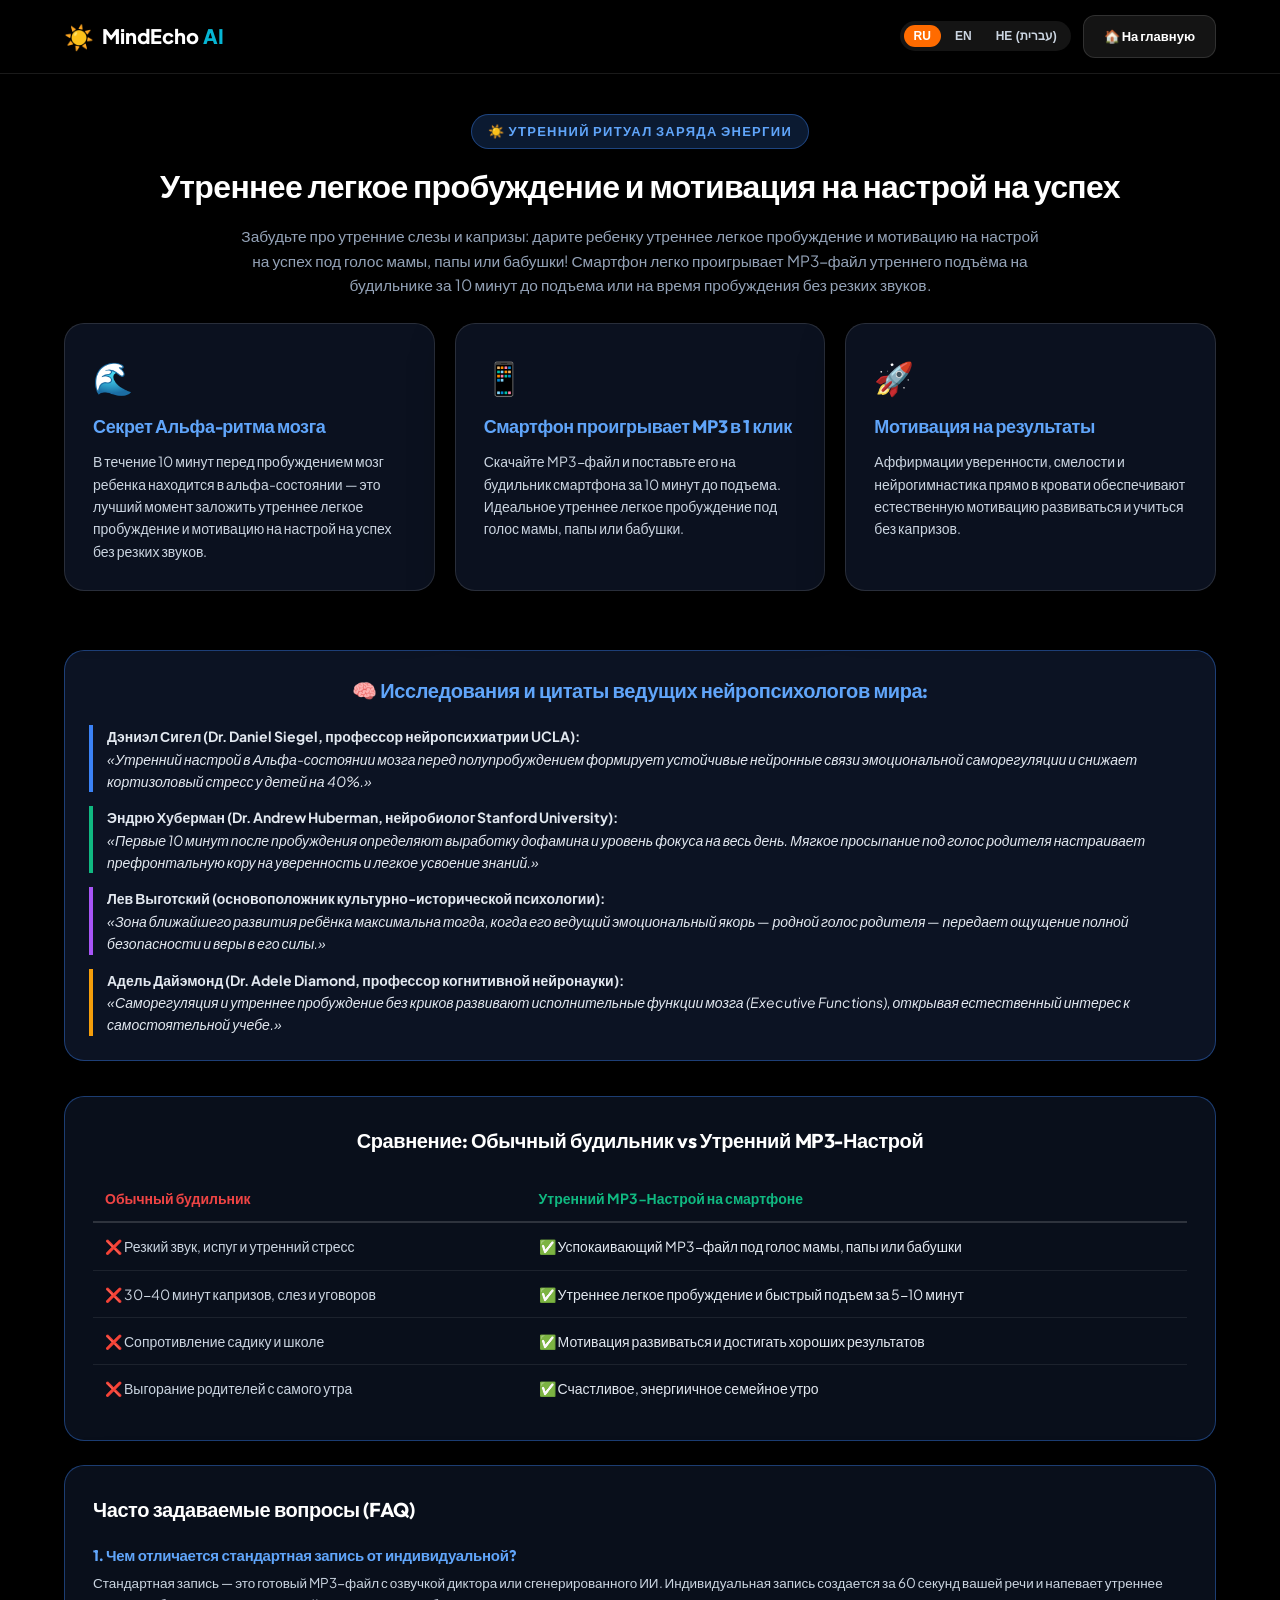
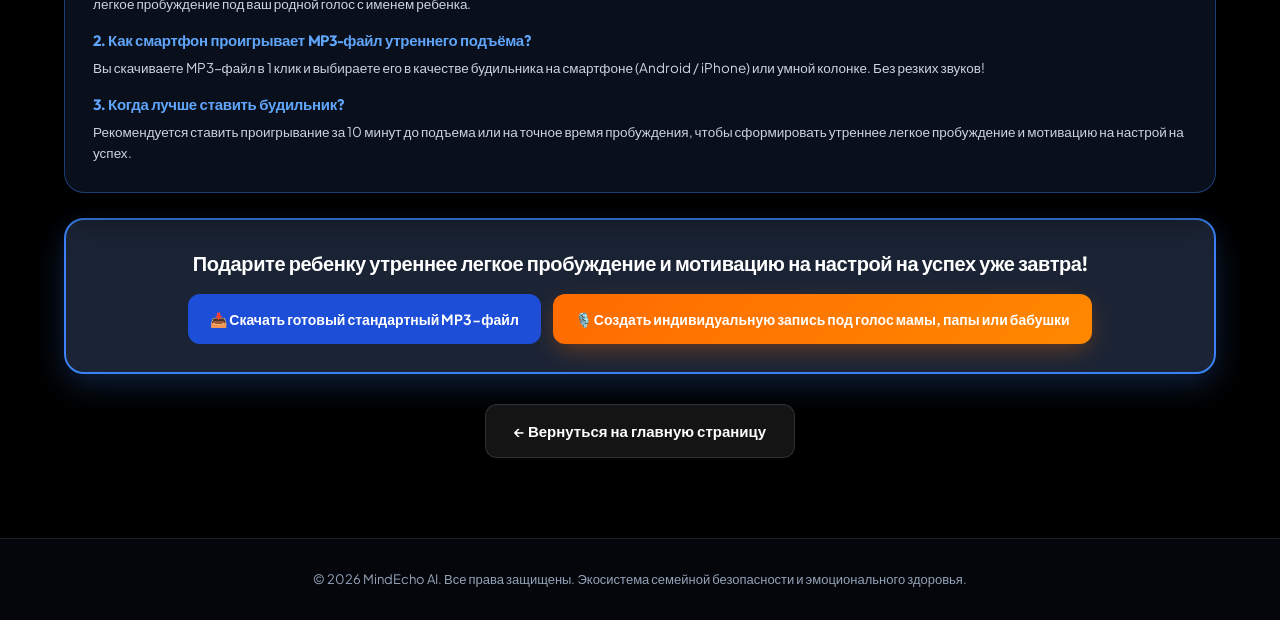
<file: morning.html>
<!DOCTYPE html>
<html lang="ru" dir="ltr">
<head>
  <meta charset="UTF-8">
  <meta name="viewport" content="width=device-width, initial-scale=1.0">
  <title>Утреннее легкое пробуждение и мотивация — MindEcho AI</title>
  <meta name="description" content="Утреннее легкое пробуждение и мотивация на настрой на успех под голос мамы, папы или бабушки. Заряд бодрости без резких звуков за 10 минут до подъема.">
  <link rel="preconnect" href="https://fonts.googleapis.com">
  <link rel="preconnect" href="https://fonts.gstatic.com" crossorigin>
  <link href="https://fonts.googleapis.com/css2?family=Plus+Jakarta+Sans:wght@300;400;500;600;700;800&family=Outfit:wght@400;500;600;700;800&display=swap" rel="stylesheet">
  <link rel="stylesheet" href="styles.css">
  <style>
    .morning-card {
      background: var(--bg-card);
      backdrop-filter: blur(16px);
      -webkit-backdrop-filter: blur(16px);
      border: 1px solid rgba(59,130,246,0.4);
      border-radius: var(--radius-card);
      padding: 28px;
      margin-bottom: 24px;
      box-shadow: 0 20px 40px rgba(0, 0, 0, 0.6);
    }
    .cta-box {
      background: rgba(30,41,59,0.9);
      border: 2px solid #3b82f6;
      border-radius: 20px;
      padding: 28px 20px;
      text-align: center;
      margin: 25px 0;
      box-shadow: 0 10px 30px rgba(59,130,246,0.25);
    }
  </style>
</head>
<body style="background: #000000 !important; color: #ffffff;">
  <!-- Navbar -->
  <nav class="navbar" style="background: rgba(0,0,0,0.85); backdrop-filter: blur(16px); border-bottom: 1px solid rgba(255,255,255,0.1); padding: 15px 0; position: sticky; top: 0; z-index: 100;">
    <div class="container" style="display: flex; justify-content: space-between; align-items: center;">
      <a href="index.html" class="logo" style="text-decoration: none; display: flex; align-items: center; gap: 8px;">
        <span style="font-size: 24px;">☀️</span>
        <span class="logo-text" style="font-size: 20px; font-weight: 800; color: #fff;">MindEcho <span style="color: var(--color-cyan);">AI</span></span>
      </a>
      <div style="display: flex; align-items: center; gap: 12px;">
        <div class="lang-switcher" style="display: flex; gap: 4px; background: rgba(255,255,255,0.08); padding: 4px; border-radius: 20px;">
          <button class="lang-btn active" onclick="switchMorningLanguage('ru', this)" style="border: none; background: #FF6B00; color: #fff; padding: 4px 10px; border-radius: 14px; font-weight: 700; cursor: pointer; font-size: 12px;">RU</button>
          <button class="lang-btn" onclick="switchMorningLanguage('en', this)" style="border: none; background: transparent; color: #cbd5e1; padding: 4px 10px; border-radius: 14px; font-weight: 700; cursor: pointer; font-size: 12px;">EN</button>
          <button class="lang-btn" onclick="switchMorningLanguage('he', this)" style="border: none; background: transparent; color: #cbd5e1; padding: 4px 10px; border-radius: 14px; font-weight: 700; cursor: pointer; font-size: 12px;">HE (עברית)</button>
        </div>
        <a href="index.html" class="btn btn-secondary btn-sm" style="text-decoration: none;" data-i18n="morning_nav_home">🏠 На главную</a>
      </div>
    </div>
  </nav>

  <!-- Hero Section -->
  <section class="section" style="padding: 40px 0; background: #000000;">
    <div class="container">
      <div class="section-header text-center" style="margin-bottom: 25px;">
        <span class="section-tag" style="background: rgba(59,130,246,0.2); color: #60a5fa; border: 1px solid rgba(59,130,246,0.4); padding: 6px 16px; border-radius: 20px; font-size: 13px; font-weight: 700; display: inline-block; margin-bottom: 12px;" data-i18n="morning_badge">☀️ Утренний Ритуал Заряда Энергии</span>
        <h1 style="font-size: 32px; font-weight: 800; color: #fff; margin-bottom: 12px;" data-i18n="morning_hero_title">Утреннее легкое пробуждение и мотивация на настрой на успех</h1>
        <p style="font-size: 15.5px; color: var(--text-muted); max-width: 800px; margin: 0 auto; line-height: 1.6;" data-i18n="morning_hero_sub">
          Забудьте про утренние слезы и капризы: дарите ребенку утреннее легкое пробуждение и мотивацию на настрой на успех под голос мамы, папы или бабушки! Смартфон легко проигрывает MP3-файл утреннего подъёма на будильнике за 10 минут до подъема или на время пробуждения без резких звуков.
        </p>
      </div>

      <!-- Блок карточек нейропсихологии -->
      <div style="display: grid; grid-template-columns: repeat(auto-fit, minmax(260px, 1fr)); gap: 20px; margin-bottom: 35px;">
        <div class="morning-card" style="background: rgba(15, 23, 42, 0.75); border: 1px solid rgba(255, 255, 255, 0.12);">
          <div style="font-size: 32px; margin-bottom: 10px;">🌊</div>
          <h4 style="color: #60a5fa; font-size: 18px; font-weight: 700; margin-bottom: 8px;" data-i18n="morning_c1_title">Секрет Альфа-ритма мозга</h4>
          <p style="font-size: 14px; color: #cbd5e1; line-height: 1.6;" data-i18n="morning_c1_desc">В течение 10 минут перед пробуждением мозг ребенка находится в альфа-состоянии — это лучший момент заложить утреннее легкое пробуждение и мотивацию на настрой на успех без резких звуков.</p>
        </div>
        <div class="morning-card" style="background: rgba(15, 23, 42, 0.75); border: 1px solid rgba(255, 255, 255, 0.12);">
          <div style="font-size: 32px; margin-bottom: 10px;">📱</div>
          <h4 style="color: #60a5fa; font-size: 18px; font-weight: 700; margin-bottom: 8px;" data-i18n="morning_c2_title">Смартфон проигрывает MP3 в 1 клик</h4>
          <p style="font-size: 14px; color: #cbd5e1; line-height: 1.6;" data-i18n="morning_c2_desc">Скачайте MP3-файл и поставьте его на будильник смартфона за 10 минут до подъема. Идеальное утреннее легкое пробуждение под голос мамы, папы или бабушки.</p>
        </div>
        <div class="morning-card" style="background: rgba(15, 23, 42, 0.75); border: 1px solid rgba(255, 255, 255, 0.12);">
          <div style="font-size: 32px; margin-bottom: 10px;">🚀</div>
          <h4 style="color: #60a5fa; font-size: 18px; font-weight: 700; margin-bottom: 8px;" data-i18n="morning_c3_title">Мотивация на результаты</h4>
          <p style="font-size: 14px; color: #cbd5e1; line-height: 1.6;" data-i18n="morning_c3_desc">Аффирмации уверенности, смелости и нейрогимнастика прямо в кровати обеспечивают естественную мотивацию развиваться и учиться без капризов.</p>
        </div>
      </div>

      <!-- Исследования и Цитаты Известных Нейропсихологов -->
      <div style="background: rgba(15, 23, 42, 0.85); border: 1px solid rgba(59, 130, 246, 0.4); border-radius: 20px; padding: 24px; text-align: left; margin-bottom: 35px; box-shadow: 0 10px 30px rgba(0,0,0,0.5);">
        <h3 style="font-size: 20px; color: #60a5fa; font-weight: 700; margin-bottom: 18px; text-align: center;" data-i18n="morning_quotes_header">🧠 Исследования и цитаты ведущих нейропсихологов мира:</h3>
        
        <div style="margin-bottom: 14px; padding-left: 14px; border-left: 4px solid #3b82f6;" data-i18n="morning_q1">
          <p style="font-size: 14px; color: #e2e8f0; margin: 0; line-height: 1.6;">
            <strong>Дэниэл Сигел (Dr. Daniel Siegel, профессор нейропсихиатрии UCLA):</strong><br>
            <em>«Утренний настрой в Альфа-состоянии мозга перед полупробуждением формирует устойчивые нейронные связи эмоциональной саморегуляции и снижает кортизоловый стресс у детей на 40%.»</em>
          </p>
        </div>

        <div style="margin-bottom: 14px; padding-left: 14px; border-left: 4px solid #10b981;" data-i18n="morning_q2">
          <p style="font-size: 14px; color: #e2e8f0; margin: 0; line-height: 1.6;">
            <strong>Эндрю Хуберман (Dr. Andrew Huberman, нейробиолог Stanford University):</strong><br>
            <em>«Первые 10 минут после пробуждения определяют выработку дофамина и уровень фокуса на весь день. Мягкое просыпание под голос родителя настраивает префронтальную кору на уверенность и легкое усвоение знаний.»</em>
          </p>
        </div>

        <div style="margin-bottom: 14px; padding-left: 14px; border-left: 4px solid #a855f7;" data-i18n="morning_q3">
          <p style="font-size: 14px; color: #e2e8f0; margin: 0; line-height: 1.6;">
            <strong>Лев Выготский (основоположник культурно-исторической психологии):</strong><br>
            <em>«Зона ближайшего развития ребёнка максимальна тогда, когда его ведущий эмоциональный якорь — родной голос родителя — передает ощущение полной безопасности и веры в его силы.»</em>
          </p>
        </div>

        <div style="padding-left: 14px; border-left: 4px solid #f59e0b;" data-i18n="morning_q4">
          <p style="font-size: 14px; color: #e2e8f0; margin: 0; line-height: 1.6;">
            <strong>Адель Дайэмонд (Dr. Adele Diamond, профессор когнитивной нейронауки):</strong><br>
            <em>«Саморегуляция и утреннее пробуждение без криков развивают исполнительные функции мозга (Executive Functions), открывая естественный интерес к самостоятельной учебе.»</em>
          </p>
        </div>
      </div>

      <!-- Таблица сравнения -->
      <div class="morning-card">
        <h3 style="font-size: 20px; color: #fff; margin-bottom: 18px; text-align: center;" data-i18n="morning_table_title">Сравнение: Обычный будильник vs Утренний MP3-Настрой</h3>
        <div style="overflow-x: auto;">
          <table style="width: 100%; border-collapse: collapse; text-align: left; font-size: 14px;">
            <thead>
              <tr style="border-bottom: 2px solid rgba(255,255,255,0.15);">
                <th style="padding: 12px; color: #ef4444;" data-i18n="th_alarm_bad">Обычный будильник</th>
                <th style="padding: 12px; color: #10b981;" data-i18n="th_alarm_good">Утренний MP3-Настрой на смартфоне</th>
              </tr>
            </thead>
            <tbody>
              <tr style="border-bottom: 1px solid rgba(255,255,255,0.08);">
                <td style="padding: 12px; color: #cbd5e1;" data-i18n="td_b1">❌ Резкий звук, испуг и утренний стресс</td>
                <td style="padding: 12px; color: #e2e8f0;" data-i18n="td_g1">✅ Успокаивающий MP3-файл под голос мамы, папы или бабушки</td>
              </tr>
              <tr style="border-bottom: 1px solid rgba(255,255,255,0.08);">
                <td style="padding: 12px; color: #cbd5e1;" data-i18n="td_b2">❌ 30-40 минут капризов, слез и уговоров</td>
                <td style="padding: 12px; color: #e2e8f0;" data-i18n="td_g2">✅ Утреннее легкое пробуждение и быстрый подъем за 5-10 минут</td>
              </tr>
              <tr style="border-bottom: 1px solid rgba(255,255,255,0.08);">
                <td style="padding: 12px; color: #cbd5e1;" data-i18n="td_b3">❌ Сопротивление садику и школе</td>
                <td style="padding: 12px; color: #e2e8f0;" data-i18n="td_g3">✅ Мотивация развиваться и достигать хороших результатов</td>
              </tr>
              <tr>
                <td style="padding: 12px; color: #cbd5e1;" data-i18n="td_b4">❌ Выгорание родителей с самого утра</td>
                <td style="padding: 12px; color: #e2e8f0;" data-i18n="td_g4">✅ Счастливое, энергиичное семейное утро</td>
              </tr>
            </tbody>
          </table>
        </div>
      </div>

      <!-- FAQ Section -->
      <div class="morning-card">
        <h3 style="font-size: 20px; color: #fff; margin-bottom: 18px;" data-i18n="morning_faq_title">Часто задаваемые вопросы (FAQ)</h3>
        <div style="margin-bottom: 14px;">
          <h4 style="color: #60a5fa; font-size: 15px; margin-bottom: 4px;" data-i18n="faq_q1">1. Чем отличается стандартная запись от индивидуальной?</h4>
          <p style="font-size: 13.5px; color: #cbd5e1; margin: 0;" data-i18n="faq_a1">Стандартная запись — это готовый MP3-файл с озвучкой диктора или сгенерированного ИИ. Индивидуальная запись создается за 60 секунд вашей речи и напевает утреннее легкое пробуждение под ваш родной голос с именем ребенка.</p>
        </div>
        <div style="margin-bottom: 14px;">
          <h4 style="color: #60a5fa; font-size: 15px; margin-bottom: 4px;" data-i18n="faq_q2">2. Как смартфон проигрывает MP3-файл утреннего подъёма?</h4>
          <p style="font-size: 13.5px; color: #cbd5e1; margin: 0;" data-i18n="faq_a2">Вы скачиваете MP3-файл в 1 клик и выбираете его в качестве будильника на смартфоне (Android / iPhone) или умной колонке. Без резких звуков!</p>
        </div>
        <div>
          <h4 style="color: #60a5fa; font-size: 15px; margin-bottom: 4px;" data-i18n="faq_q3">3. Когда лучше ставить будильник?</h4>
          <p style="font-size: 13.5px; color: #cbd5e1; margin: 0;" data-i18n="faq_a3">Рекомендуется ставить проигрывание за 10 минут до подъема или на точное время пробуждения, чтобы сформировать утреннее легкое пробуждение и мотивацию на настрой на успех.</p>
        </div>
      </div>

      <!-- 📍 ДВЕ КНОПКИ ВЫБОРА (В КОНЦЕ СТРАНИЦЫ) -->
      <div class="cta-box">
        <h3 style="font-size: 20px; color: #fff; font-weight: 700; margin-bottom: 14px;" data-i18n="morning_cta_bottom_title">Подарите ребенку утреннее легкое пробуждение и мотивацию на настрой на успех уже завтра!</h3>
        <div style="display: flex; gap: 12px; justify-content: center; flex-wrap: wrap;">
          <a href="https://raw.githubusercontent.com/get777903-tech/mindecho-ai-115/main/audio/meditation%20good%20morning1.mp3" download="meditation_good_morning1.mp3" target="_blank" class="btn btn-secondary btn-lg" onclick="logClickAnalytics('Download_Morning_Standard_Bottom', 'standard_morning', 0)" style="background: #1d4ed8; color: #fff; text-decoration: none; border: none; padding: 14px 22px; font-weight: 700; border-radius: 12px; font-size: 14px;" data-i18n="morning_btn_download">
            📥 Скачать готовый стандартный MP3-файл
          </a>
          <a href="index.html#generator" class="btn btn-primary btn-orange btn-lg" style="text-decoration: none; padding: 14px 22px; font-weight: 700; border-radius: 12px; font-size: 14px;" data-i18n="morning_btn_custom">
            🎙️ Создать индивидуальную запись под голос мамы, папы или бабушки
          </a>
        </div>
      </div>

      <div style="text-align: center; margin-top: 30px;">
        <a href="index.html" class="btn btn-secondary" style="text-decoration: none;" data-i18n="morning_btn_back">← Вернуться на главную страницу</a>
      </div>

    </div>
  </section>

  <!-- Footer -->
  <footer class="footer" style="padding: 30px 0; border-top: 1px solid rgba(255,255,255,0.1); margin-top: 40px;">
    <div class="container text-center">
      <p style="font-size: 13px; color: var(--text-muted); margin: 0;" data-i18n="morning_copyright">© 2026 MindEcho AI. Все права защищены. Экосистема семейной безопасности и эмоционального здоровья.</p>
    </div>
  </footer>

  <script>
    const morningTranslations = {
      ru: {
        morning_nav_home: "🏠 На главную",
        morning_badge: "☀️ Утренний Ритуал Заряда Энергии",
        morning_hero_title: "Утреннее легкое пробуждение и мотивация на настрой на успех",
        morning_hero_sub: "Забудьте про утренние слезы и капризы: дарите ребенку утреннее легкое пробуждение и мотивацию на настрой на успех под голос мамы, папы или бабушки! Смартфон легко проигрывает MP3-файл утреннего подъёма на будильнике за 10 минут до подъема или на время пробуждения без резких звуков.",
        morning_c1_title: "Секрет Альфа-ритма мозга",
        morning_c1_desc: "В течение 10 минут перед пробуждением мозг ребенка находится в альфа-состоянии — это лучший момент заложить утреннее легкое пробуждение и мотивацию на настрой на успех без резких звуков.",
        morning_c2_title: "Смартфон проигрывает MP3 в 1 клик",
        morning_c2_desc: "Скачайте MP3-файл и поставьте его на будильник смартфона за 10 минут до подъема. Идеальное утреннее легкое пробуждение под голос мамы, папы или бабушки.",
        morning_c3_title: "Мотивация на результаты",
        morning_c3_desc: "Аффирмации уверенности, смелости и нейрогимнастика прямо в кровати обеспечивают естественную мотивацию развиваться и учиться без капризов.",
        morning_quotes_header: "🧠 Исследования и цитаты ведущих нейропсихологов мира:",
        morning_q1: "<p style=\"font-size: 14px; color: #e2e8f0; margin: 0; line-height: 1.6;\"><strong>Дэниэл Сигел (Dr. Daniel Siegel, профессор нейропсихиатрии UCLA):</strong><br><em>«Утренний настрой в Альфа-состоянии мозга перед полупробуждением формирует устойчивые нейронные связи эмоциональной саморегуляции и снижает кортизоловый стресс у детей на 40%.»</em></p>",
        morning_q2: "<p style=\"font-size: 14px; color: #e2e8f0; margin: 0; line-height: 1.6;\"><strong>Эндрю Хуберман (Dr. Andrew Huberman, нейробиолог Stanford University):</strong><br><em>«Первые 10 минут после пробуждения определяют выработку дофамина и уровень фокуса на весь день. Мягкое просыпание под голос родителя настраивает префронтальную кору на уверенность и легкое усвоение знаний.»</em></p>",
        morning_q3: "<p style=\"font-size: 14px; color: #e2e8f0; margin: 0; line-height: 1.6;\"><strong>Лев Выготский (основоположник культурно-исторической психологии):</strong><br><em>«Зона ближайшего развития ребёнка максимальна тогда, когда его ведущий эмоциональный якорь — родной голос родителя — передает ощущение полной безопасности и веры в его силы.»</em></p>",
        morning_q4: "<p style=\"font-size: 14px; color: #e2e8f0; margin: 0; line-height: 1.6;\"><strong>Адель Дайэмонд (Dr. Adele Diamond, профессор когнитивной нейронауки):</strong><br><em>«Саморегуляция и утреннее пробуждение без криков развивают исполнительные функции мозга (Executive Functions), открывая естественный интерес к самостоятельной учебе.»</em></p>",
        morning_table_title: "Сравнение: Обычный будильник vs Утренний MP3-Настрой",
        th_alarm_bad: "Обычный будильник",
        th_alarm_good: "Утренний MP3-Настрой на смартфоне",
        td_b1: "❌ Резкий звук, испуг и утренний стресс",
        td_g1: "✅ Успокаивающий MP3-файл под голос мамы, папы или бабушки",
        td_b2: "❌ 30-40 минут капризов, слез и уговоров",
        td_g2: "✅ Утреннее легкое пробуждение и быстрый подъем за 5-10 минут",
        td_b3: "❌ Сопротивление садику и школе",
        td_g3: "✅ Мотивация развиваться и достигать хороших результатов",
        td_b4: "❌ Выгорание родителей с самого утра",
        td_g4: "✅ Счастливое, энергиичное семейное утро",
        morning_faq_title: "Часто задаваемые вопросы (FAQ)",
        faq_q1: "1. Чем отличается стандартная запись от индивидуальной?",
        faq_a1: "Стандартная запись — это готовый MP3-файл с озвучкой диктора или сгенерированного ИИ. Индивидуальная запись создается за 60 секунд вашей речи и напевает утреннее легкое пробуждение под ваш родной голос с именем ребенка.",
        faq_q2: "2. Как смартфон проигрывает MP3-файл утреннего подъёма?",
        faq_a2: "Вы скачиваете MP3-файл в 1 клик и выбираете его в качестве будильника на смартфоне (Android / iPhone) или умной колонке. Без резких звуков!",
        faq_q3: "3. Когда лучше ставить будильник?",
        faq_a3: "Рекомендуется ставить проигрывание за 10 минут до подъема или на точное время пробуждения, чтобы сформировать утреннее легкое пробуждение и мотивацию на настрой на успех.",
        morning_cta_bottom_title: "Подарите ребенку утреннее легкое пробуждение и мотивацию на настрой на успех уже завтра!",
        morning_btn_download: "📥 Скачать готовый стандартный MP3-файл",
        morning_btn_custom: "🎙️ Создать индивидуальную запись под голос мамы, папы или бабушки",
        morning_btn_back: "← Вернуться на главную страницу",
        morning_copyright: "© 2026 MindEcho AI. Все права защищены. Экосистема семейной безопасности и эмоционального здоровья."
      },
      en: {
        morning_nav_home: "🏠 Home",
        morning_badge: "☀️ Morning Energy & Focus Ritual",
        morning_hero_title: "Gentle Morning Wake-Up & Success Motivation",
        morning_hero_sub: "Forget morning tears and tantrums: give your child a gentle morning wake-up and success motivation with Mom's, Dad's, or Grandma's soothing voice! Smartphone easily plays the morning MP3 track on alarm 10 minutes before rising without jarring sounds.",
        morning_c1_title: "Secret of Brain Alpha Rhythm",
        morning_c1_desc: "During the 10 minutes before awakening, the child's brain is in an alpha state — the ideal window to establish confidence, calm, and motivation without harsh alarm sounds.",
        morning_c2_title: "Smartphone Plays MP3 in 1 Click",
        morning_c2_desc: "Download the MP3 file and set it as your phone alarm 10 minutes before getting up. A gentle morning start with Mom's or Dad's voice.",
        morning_c3_title: "Motivation for Results",
        morning_c3_desc: "Affirmations of courage, resilience, and light stretching in bed foster natural enthusiasm to learn and grow without resistance.",
        morning_quotes_header: "🧠 Research & Insights from Leading Global Neuropsychologists:",
        morning_q1: "<p style=\"font-size: 14px; color: #e2e8f0; margin: 0; line-height: 1.6;\"><strong>Dr. Daniel Siegel (Professor of Neuropsychiatry, UCLA):</strong><br><em>“Morning priming in the brain's Alpha state before full awakening builds resilient emotional regulation neural circuits and reduces cortisol stress by up to 40%.”</em></p>",
        morning_q2: "<p style=\"font-size: 14px; color: #e2e8f0; margin: 0; line-height: 1.6;\"><strong>Dr. Andrew Huberman (Neurobiologist, Stanford University):</strong><br><em>“The first 10 minutes after waking determine dopamine balance and daytime focus. Gentle awakening to a parental voice primes the prefrontal cortex for confidence.”</em></p>",
        morning_q3: "<p style=\"font-size: 14px; color: #e2e8f0; margin: 0; line-height: 1.6;\"><strong>Lev Vygotsky (Pioneer of Developmental Psychology):</strong><br><em>“A child's Zone of Proximal Development is highest when the primary emotional anchor — the parent's native voice — communicates safety and absolute belief.”</em></p>",
        morning_q4: "<p style=\"font-size: 14px; color: #e2e8f0; margin: 0; line-height: 1.6;\"><strong>Dr. Adele Diamond (Professor of Cognitive Neuroscience):</strong><br><em>“Tear-free morning self-regulation nurtures Executive Functions, unlocking intrinsic enthusiasm for independent learning.”</em></p>",
        morning_table_title: "Comparison: Standard Alarm vs Morning MP3 Tuning",
        th_alarm_bad: "Standard Alarm",
        th_alarm_good: "Smartphone Morning MP3 Tuning",
        td_b1: "❌ Jarring buzz, sudden fright, morning stress",
        td_g1: "✅ Soothing MP3 audio in Mom's, Dad's, or Grandma's voice",
        td_b2: "❌ 30-40 min of resistance, crying, and coaxing",
        td_g2: "✅ Gentle awakening and fast rising within 5-10 minutes",
        td_b3: "❌ Resistance to school and kindergarten",
        td_g3: "✅ Daily motivation to achieve goals and excel",
        td_b4: "❌ Parental morning burnout before the day begins",
        td_g4: "✅ Harmonious, joyful, energized family morning",
        morning_faq_title: "Frequently Asked Questions (FAQ)",
        faq_q1: "1. How does standard recording differ from custom?",
        faq_a1: "Standard audio is a professionally voiced MP3. Custom audio is generated in 60 seconds from your speech sample and greets your child by name in your native voice.",
        faq_q2: "2. How does the phone play the morning MP3 track?",
        faq_a2: "Download the MP3 file in 1 click and set it as an alarm on your smartphone (iOS / Android) or smart speaker without harsh beeps!",
        faq_q3: "3. When is the best time to set the alarm?",
        faq_a3: "We recommend setting playback 10 minutes before rising time to allow smooth alpha-state brain transition into focused motivation.",
        morning_cta_bottom_title: "Gift your child gentle wake-ups and success motivation starting tomorrow!",
        morning_btn_download: "📥 Download Ready Standard MP3 File",
        morning_btn_custom: "🎙️ Create Custom Track with Mom's, Dad's, or Grandma's Voice",
        morning_btn_back: "← Return to Home Page",
        morning_copyright: "© 2026 MindEcho AI. All rights reserved. Family safety & emotional health ecosystem."
      },
      he: {
        morning_nav_home: "🏠 לדף הבית",
        morning_badge: "☀️ ריטואל בוקר לטעינת אנרגיה",
        morning_hero_title: "התעוררות בוקר קלה ומוטיבציה להצלחה",
        morning_hero_sub: "שכחו מדמעות והתקפי זעם בבוקר: העניקו לילדכם התעוררות קלה ומוטיבציה להצלחה בקולם של אמא, אבא או סבתא! הסמארטפון משמיע בקלות את שיר הבוקר כשעון מעורר 10 דקות לפני הקימה ללא צלילים צורמים.",
        morning_c1_title: "סוד גלי האלפא במוח",
        morning_c1_desc: "במשך 10 דקות לפני היקיצה מוח הילד נמצא במצב אלפא — זהו הזמן הטוב ביותר להטמעת ביטחון ומוטיבציה להצלחה ללא צלילים חדים.",
        morning_c2_title: "הסמארטפון משמיע MP3 בלחיצה אחת",
        morning_c2_desc: "הורידו את קובץ ה-MP3 והגדירו אותו כשעון מעורר בסמארטפון 10 דקות לפני הקימה. יקיצה מושלמת בקול ההורים.",
        morning_c3_title: "מוטיבציה להישגים לימודיים",
        morning_c3_desc: "אפירמציות של ביטחון, אומץ ותרגילי נוירו-התעמלות במיטה מעניקים מוטיבציה טבעית להתפתח וללמוד ללא תלונות.",
        morning_quotes_header: "🧠 מחקרים וציטוטים של נוירופסיכולוגים מובילים בעולם:",
        morning_q1: "<p style=\"font-size: 14px; color: #e2e8f0; margin: 0; line-height: 1.6;\"><strong>ד״ר דניאל סיגל (פרופסור לנוירופסיכיאטריה, UCLA):</strong><br><em>״כוונון בוקר במצב גלי אלפא במוח לפני יקיצה מלאה יוצר קשרים עצביים עמידים לוויסות רגשי ומפחית מתח קורטיזול בילדים בעד 40%.״</em></p>",
        morning_q2: "<p style=\"font-size: 14px; color: #e2e8f0; margin: 0; line-height: 1.6;\"><strong>ד״ר אנדרו הוברמן (נוירוביולוג, אוניברסיטת סטנפורד):</strong><br><em>״10 הדקות הראשונות לאחר היקיצה קובעות את ייצור הדופמין ורמת המיקוד לכל היום. התעוררות רכה לקול הורה מכינה את קליפת המוח הקדם-מצחית לקליטת ידע בביטחון.״</em></p>",
        morning_q3: "<p style=\"font-size: 14px; color: #e2e8f0; margin: 0; line-height: 1.6;\"><strong>לב ויגוצקי (מייסד הפסיכולוגיה התרבותית-היסטורית):</strong><br><em>״אזור ההתפתחות הקרובה של הילד מגיע לשיאו כאשר העוגן הרגשי המוביל — קול ההורה המוכר — משדר ביטחון מלא ואמונה בכוחותיו.״</em></p>",
        morning_q4: "<p style=\"font-size: 14px; color: #e2e8f0; margin: 0; line-height: 1.6;\"><strong>ד״ר אדל דיימונד (פרופסור למדעי המוח הקוגניטיביים):</strong><br><em>״ויסות עצמי והתעוררות בוקר ללא צעקות מפתחים פונקציות ניהוליות במוח (Executive Functions) ופותחים עניין טבעי ללמידה עצמאית.״</em></p>",
        morning_table_title: "השוואה: שעון מעורר רגיל לעומת כוונון בוקר MP3",
        th_alarm_bad: "שעון מעורר רגיל",
        th_alarm_good: "כוונון בוקר MP3 בסמארטפון",
        td_b1: "❌ צלצול חד, בהלה וסטרס של בוקר",
        td_g1: "✅ שמע MP3 מרגיע בקולם של אמא, אבא או סבתא",
        td_b2: "❌ 30-40 דקות של בכי, התנגדות ושכנועים",
        td_g2: "✅ התעוררות קלה וקימה מהירה תוך 5-10 דקות",
        td_b3: "❌ התנגדות ליציאה לגן ולבית הספר",
        td_g3: "✅ מוטיבציה יומיומית להשגת תוצאות והתפתחות",
        td_b4: "❌ שחיקה של ההורים כבר מתחילת היום",
        td_g4: "✅ בוקר משפחתי מאושר, מלא אנרגיה ושמחה",
        morning_faq_title: "שאלות נפוצות (FAQ)",
        faq_q1: "1. מה ההבדל בין הקלטה סטנדרטית לאישית?",
        faq_a1: "הקלטה סטנדרטית היא קובץ MP3 מוכן בקריינות מקצועית. הקלטה אישית נוצרת מ-60 שניות של קולכם וקוראת לילד בשמו בקולכם הטבעי.",
        faq_q2: "2. כיצד הסמארטפון משמיע את קובץ הבוקר?",
        faq_a2: "מורידים את הקובץ בקליק אחד ומגדירים אותו כשעון מעורר בסמארטפון (Android / iOS) או ברמקול חכם ללא צלילים צורמים!",
        faq_q3: "3. מתי כדאי להפעיל את השעון המעורר?",
        faq_a3: "מומלץ להפעיל את ההשמעה 10 דקות לפני זמן הקימה כדי לאפשר מעבר חלק של גלי אלפא במוח להתעוררות קלה ומלאת מוטיבציה.",
        morning_cta_bottom_title: "העניקו לילדכם התעוררות קלה ומוטיבציה להצלחה כבר ממחר!",
        morning_btn_download: "📥 הורדת קובץ שמע MP3 סטנדרטי",
        morning_btn_custom: "🎙️ יצירת הקלטה אישית בקול של אמא, אבא או סבתא",
        morning_btn_back: "← חזרה לדף הבית",
        morning_copyright: "© 2026 MindEcho AI. כל הזכויות שמורות. מערכת אקולוגית לבטיחות רגשית של המשפחה."
      }
    };

    function switchMorningLanguage(langKey, btnEl) {
      document.querySelectorAll('.lang-btn').forEach(btn => {
        btn.style.background = 'transparent';
        btn.style.color = '#cbd5e1';
        btn.classList.remove('active');
      });

      if (btnEl) {
        btnEl.style.background = '#FF6B00';
        btnEl.style.color = '#fff';
        btnEl.classList.add('active');
      }

      if (langKey === 'he') {
        document.documentElement.setAttribute('dir', 'rtl');
        document.documentElement.setAttribute('lang', 'he');
      } else {
        document.documentElement.setAttribute('dir', 'ltr');
        document.documentElement.setAttribute('lang', langKey);
      }

      const dict = morningTranslations[langKey];
      if (dict) {
        document.querySelectorAll('[data-i18n]').forEach(el => {
          const key = el.getAttribute('data-i18n');
          if (dict[key]) {
            el.innerHTML = dict[key];
          }
        });
      }
    }

    window.switchMorningLanguage = switchMorningLanguage;
  </script>
</body>
</html>
</file>
<file: styles.css>
/* ==========================================================================
   MindEcho AI — High-Aesthetic Dark Theme CSS (mindecho-ai-113)
   Background: Pure Black (#000000)
   Gradients: Lilac (#A855F7), Cyan (#06B6D4), Blue (#2563EB)
   Buttons: Vibrant Orange (#FF6B00) & Neon Pink (#EC4899)
   ========================================================================== */

:root {
  --bg-main: #000000;
  --bg-card: rgba(15, 23, 42, 0.65);
  --bg-card-border: rgba(255, 255, 255, 0.12);
  --text-main: #FFFFFF;
  --text-muted: #94A3B8;
  
  --color-blue: #2563EB;
  --color-cyan: #06B6D4;
  --color-purple: #A855F7;
  --color-orange: #FF6B00;
  --color-orange-hover: #E05E00;
  --color-pink: #EC4899;
  --color-pink-hover: #D93887;
  
  --grad-main: linear-gradient(135deg, #2563EB 0%, #06B6D4 50%, #A855F7 100%);
  --grad-orange: linear-gradient(135deg, #FF6B00 0%, #FF8800 100%);
  --grad-pink: linear-gradient(135deg, #EC4899 0%, #F43F5E 100%);
  --grad-lilac-cyan: linear-gradient(135deg, #A855F7 0%, #06B6D4 100%);
  
  --font-main: 'Plus Jakarta Sans', sans-serif;
  --font-heading: 'Outfit', sans-serif;
  --radius-card: 20px;
  --radius-btn: 12px;
  
  --shadow-glow: 0 10px 30px -10px rgba(37, 99, 235, 0.5);
  --shadow-orange: 0 8px 25px -5px rgba(255, 107, 0, 0.4);
  --shadow-pink: 0 8px 25px -5px rgba(236, 72, 153, 0.4);
  --shadow-lilac: 0 6px 20px -3px rgba(168, 85, 247, 0.4);
}

/* Reset & Base Styles */
* {
  box-sizing: border-box;
  margin: 0;
  padding: 0;
}

html {
  scroll-behavior: smooth;
}

body {
  font-family: var(--font-main);
  background-color: var(--bg-main);
  color: var(--text-main);
  line-height: 1.6;
  overflow-x: hidden;
}

/* RTL Support for Hebrew */
[dir="rtl"] body {
  text-align: right;
}
[dir="rtl"] .nav-container,
[dir="rtl"] .hero-buttons,
[dir="rtl"] .input-row {
  flex-direction: row-reverse;
}

.container {
  max-width: 1200px;
  margin: 0 auto;
  padding: 0 24px;
}

/* Typography */
h1, h2, h3, h4 {
  font-family: var(--font-heading);
  letter-spacing: -0.02em;
}

.text-gradient {
  background: var(--grad-main);
  -webkit-background-clip: text;
  -webkit-text-fill-color: transparent;
}

.text-center { text-align: center; }

/* Sticky Bar */
.sticky-bar {
  position: fixed;
  top: 0;
  left: 0;
  width: 100%;
  z-index: 1000;
  background: rgba(10, 11, 16, 0.92);
  backdrop-filter: blur(15px);
  border-bottom: 1px solid var(--bg-card-border);
  padding: 12px 24px;
  transition: transform 0.3s ease, opacity 0.3s ease;
}

.sticky-bar.hidden {
  transform: translateY(-100%);
  opacity: 0;
  pointer-events: none;
}

.sticky-content {
  max-width: 1200px;
  margin: 0 auto;
  display: flex;
  justify-content: space-between;
  align-items: center;
}

.sticky-badge {
  background: var(--color-blue);
  color: #fff;
  font-weight: 700;
  padding: 4px 10px;
  border-radius: 20px;
  font-size: 12px;
  margin-right: 12px;
}

/* Glassmorphism Cards */
.glass-card {
  background: var(--bg-card);
  backdrop-filter: blur(16px);
  -webkit-backdrop-filter: blur(16px);
  border: 1px solid var(--bg-card-border);
  border-radius: var(--radius-card);
  padding: 32px;
  box-shadow: 0 20px 40px rgba(0, 0, 0, 0.6);
  transition: transform 0.3s ease, border-color 0.3s ease;
}

.glass-card:hover {
  border-color: rgba(37, 99, 235, 0.4);
}

/* Buttons */
.btn {
  display: inline-flex;
  align-items: center;
  justify-content: center;
  gap: 8px;
  padding: 14px 28px;
  font-size: 15px;
  font-weight: 600;
  border-radius: var(--radius-btn);
  border: none;
  cursor: pointer;
  transition: all 0.25s ease;
  text-decoration: none;
}

.btn-primary {
  color: #FFFFFF;
}

.btn-orange {
  background: var(--grad-orange);
  box-shadow: var(--shadow-orange);
}
.btn-orange:hover {
  transform: translateY(-2px);
  box-shadow: 0 12px 30px -5px rgba(255, 107, 0, 0.6);
}

.btn-pink {
  background: var(--grad-pink);
  box-shadow: var(--shadow-pink);
}
.btn-pink:hover {
  transform: translateY(-2px);
  box-shadow: 0 12px 30px -5px rgba(236, 72, 153, 0.6);
}

.btn-secondary {
  background: rgba(255, 255, 255, 0.08);
  color: #FFFFFF;
  border: 1px solid var(--bg-card-border);
}
.btn-secondary:hover {
  background: rgba(255, 255, 255, 0.15);
}

.btn-outline {
  background: transparent;
  border: 1px solid rgba(255, 255, 255, 0.25);
  color: #FFFFFF;
}
.btn-outline:hover {
  border-color: var(--color-cyan);
  color: var(--color-cyan);
}

.btn-lg { padding: 16px 36px; font-size: 17px; }
.btn-sm { padding: 10px 20px; font-size: 13px; }
.btn-block { width: 100%; }

/* Navigation Navbar */
.navbar {
  position: relative;
  z-index: 100;
  padding: 16px 0;
  border-bottom: 1px solid rgba(255, 255, 255, 0.06);
  background: rgba(15, 23, 42, 0.85);
  backdrop-filter: blur(12px);
}

.nav-container {
  display: flex;
  justify-content: space-between;
  align-items: center;
  flex-wrap: wrap;
  gap: 12px 20px;
}

.logo {
  display: flex;
  align-items: center;
  gap: 12px;
  text-decoration: none;
}

.logo-icon {
  font-size: 24px;
  background: var(--grad-main);
  padding: 6px;
  border-radius: 10px;
}

.logo-text {
  font-size: 22px;
  font-weight: 800;
  color: #FFFFFF;
}

.logo-accent { color: var(--color-cyan); }

.nav-links {
  display: flex;
  flex-wrap: wrap;
  align-items: center;
  gap: 12px 22px;
}

.nav-links a {
  color: var(--text-muted);
  text-decoration: none;
  font-size: 15px;
  font-weight: 500;
  transition: color 0.2s;
  white-space: nowrap;
}

.nav-links a:hover { color: #FFFFFF; }

/* Highlighted CustDev + Gift button */
.nav-custdev-btn {
  background: linear-gradient(135deg, #F97316, #EC4899) !important;
  color: #FFFFFF !important;
  padding: 8px 18px !important;
  border-radius: 20px !important;
  font-weight: 700 !important;
  box-shadow: 0 4px 15px rgba(249, 115, 22, 0.4);
  transition: all 0.25s ease-in-out;
  display: inline-flex;
  align-items: center;
  gap: 6px;
  border: 1px solid rgba(255, 255, 255, 0.25);
  animation: pulseGlow 2.5s infinite alternate;
}

@keyframes pulseGlow {
  0% { box-shadow: 0 4px 15px rgba(249, 115, 22, 0.4); transform: scale(1); }
  100% { box-shadow: 0 6px 22px rgba(236, 72, 153, 0.7); transform: scale(1.03); }
}

.nav-custdev-btn:hover {
  transform: translateY(-2px) scale(1.06) !important;
  box-shadow: 0 8px 25px rgba(236, 72, 153, 0.85) !important;
}

.nav-controls {
  display: flex;
  align-items: center;
  flex-wrap: wrap;
  gap: 12px;
}

/* Language Switcher */
.lang-switcher {
  display: flex;
  background: rgba(255, 255, 255, 0.06);
  padding: 4px;
  border-radius: 10px;
}

.lang-btn {
  background: transparent;
  border: none;
  color: var(--text-muted);
  font-size: 12px;
  font-weight: 700;
  padding: 6px 12px;
  border-radius: 7px;
  cursor: pointer;
  transition: all 0.2s;
}

.lang-btn.active, .lang-btn:hover {
  background: var(--color-blue);
  color: #FFFFFF;
}

/* Hero Section */
.hero-section {
  position: relative;
  padding: 60px 0 40px;
}

.hero-glow {
  position: absolute;
  border-radius: 50%;
  filter: blur(140px);
  pointer-events: none;
  opacity: 0.35;
}

.hero-glow-1 {
  width: 500px;
  height: 500px;
  background: var(--color-blue);
  top: -100px;
  left: -100px;
}

.hero-glow-2 {
  width: 450px;
  height: 450px;
  background: var(--color-purple);
  bottom: 0;
  right: -50px;
}

.hero-container {
  display: grid;
  grid-template-columns: 1.2fr 0.8fr;
  gap: 60px;
  align-items: center;
}

.badge-pill {
  display: inline-flex;
  align-items: center;
  gap: 10px;
  padding: 8px 18px;
  background: rgba(37, 99, 235, 0.15);
  border: 1px solid rgba(37, 99, 235, 0.3);
  border-radius: 30px;
  color: var(--color-cyan);
  font-size: 13px;
  font-weight: 600;
  margin-bottom: 24px;
}

.pulse-dot {
  width: 8px;
  height: 8px;
  background: var(--color-cyan);
  border-radius: 50%;
  box-shadow: 0 0 10px var(--color-cyan);
  animation: pulse 2s infinite;
}

@keyframes pulse {
  0% { transform: scale(0.95); opacity: 0.7; }
  50% { transform: scale(1.3); opacity: 1; }
  100% { transform: scale(0.95); opacity: 0.7; }
}

.hero-title {
  font-size: 54px;
  font-weight: 800;
  line-height: 1.15;
  margin-bottom: 24px;
}

.hero-subtitle {
  font-size: 18px;
  color: var(--text-muted);
  margin-bottom: 40px;
  max-width: 600px;
}

.hero-buttons {
  display: flex;
  gap: 20px;
  flex-wrap: wrap;
  margin-bottom: 48px;
}

.trust-strip {
  display: flex;
  gap: 24px;
  font-size: 13px;
  color: var(--text-muted);
  border-top: 1px solid rgba(255, 255, 255, 0.08);
  padding-top: 24px;
}

.trust-item { display: flex; align-items: center; gap: 8px; }

/* Hero Card Visual */
.hero-card {
  position: relative;
  background: rgba(20, 25, 45, 0.85);
  border: 1px solid rgba(168, 85, 247, 0.3);
  box-shadow: 0 25px 50px rgba(0, 0, 0, 0.8), 0 0 30px rgba(168, 85, 247, 0.2);
}

.float-animation {
  animation: float 5s ease-in-out infinite;
}

@keyframes float {
  0%, 100% { transform: translateY(0); }
  50% { transform: translateY(-12px); }
}

.card-header {
  display: flex;
  align-items: center;
  gap: 16px;
  margin-bottom: 20px;
}

.avatar {
  width: 48px;
  height: 48px;
  background: var(--grad-main);
  border-radius: 14px;
  display: flex;
  align-items: center;
  justify-content: center;
  font-size: 24px;
}

.card-info h4 { font-size: 16px; }
.card-info p { font-size: 12px; color: var(--text-muted); }

.live-tag {
  margin-left: auto;
  background: rgba(239, 68, 68, 0.2);
  color: #EF4444;
  font-size: 11px;
  font-weight: 700;
  padding: 4px 8px;
  border-radius: 6px;
  border: 1px solid rgba(239, 68, 68, 0.4);
}

.wave-visualizer {
  display: flex;
  align-items: center;
  gap: 4px;
  height: 36px;
  margin-bottom: 20px;
}

.bar {
  flex: 1;
  background: var(--grad-main);
  border-radius: 4px;
  height: 30%;
  animation: wave 1.5s ease-in-out infinite alternate;
}

.bar:nth-child(2) { animation-delay: 0.2s; height: 70%; }
.bar:nth-child(3) { animation-delay: 0.4s; height: 90%; }
.bar:nth-child(4) { animation-delay: 0.1s; height: 50%; }
.bar:nth-child(5) { animation-delay: 0.5s; height: 80%; }
.bar:nth-child(6) { animation-delay: 0.3s; height: 100%; }

@keyframes wave {
  0% { height: 20%; }
  100% { height: 100%; }
}

.sample-quote {
  font-style: italic;
  font-size: 16px;
  font-weight: 500;
  color: #F1F5F9;
  margin-bottom: 20px;
  line-height: 1.6;
}

.card-footer {
  display: flex;
  justify-content: space-between;
  align-items: center;
  font-size: 15px;
  font-weight: 700;
  color: var(--color-cyan);
}

.btn-icon {
  width: 40px;
  height: 40px;
  border-radius: 50%;
  background: var(--color-orange);
  border: none;
  color: #fff;
  cursor: pointer;
  display: flex;
  align-items: center;
  justify-content: center;
  font-size: 16px;
}

/* Sections */
.section { padding: 90px 0; }
.section-header { margin-bottom: 56px; }

.section-tag {
  color: var(--color-cyan);
  font-size: 14px;
  font-weight: 700;
  text-transform: uppercase;
  letter-spacing: 0.1em;
  margin-bottom: 12px;
  display: block;
}

.section-title { font-size: 40px; font-weight: 800; margin-bottom: 16px; }
.section-subtitle { font-size: 18px; font-weight: 500; color: #CBD5E1; max-width: 720px; margin: 0 auto; line-height: 1.6; }

/* 4 Super-Missions Grid */
.missions-grid {
  display: grid;
  grid-template-columns: repeat(auto-fit, minmax(260px, 1fr));
  gap: 24px;
}

.mission-card {
  display: flex;
  flex-direction: column;
  height: 100%;
}

.card-icon {
  width: 56px;
  height: 56px;
  border-radius: 16px;
  display: flex;
  align-items: center;
  justify-content: center;
  font-size: 28px;
  margin-bottom: 24px;
}

.gradient-blue { background: rgba(37, 99, 235, 0.2); border: 1px solid var(--color-blue); }
.gradient-purple { background: rgba(168, 85, 247, 0.2); border: 1px solid var(--color-purple); }
.gradient-cyan { background: rgba(6, 182, 212, 0.2); border: 1px solid var(--color-cyan); }
.gradient-pink { background: rgba(236, 72, 153, 0.2); border: 1px solid var(--color-pink); }

.mission-card h3 { font-size: 22px; font-weight: 800; margin-bottom: 14px; }
.mission-card p { font-size: 16px; font-weight: 500; color: #CBD5E1; margin-bottom: 24px; flex: 1; line-height: 1.65; }

.card-footer-tag {
  font-size: 15px;
  font-weight: 700;
  color: var(--color-cyan);
  border-top: 1px solid rgba(255, 255, 255, 0.08);
  padding-top: 16px;
}

/* 3 Audio Modes Grid */
.modes-grid {
  display: grid;
  grid-template-columns: repeat(3, 1fr);
  gap: 24px;
  margin-bottom: 40px;
}

.mode-card {
  cursor: pointer;
  text-align: center;
  padding: 40px 28px;
  transition: transform 0.3s ease, box-shadow 0.3s ease;
}

.mode-card:hover {
  transform: translateY(-6px);
}

.border-blue { border-color: rgba(37, 99, 235, 0.4); }
.border-purple { border-color: rgba(168, 85, 247, 0.4); }
.border-orange { border-color: rgba(255, 107, 0, 0.6); }

.highlight-emergency {
  box-shadow: 0 0 30px rgba(255, 107, 0, 0.25);
}

.mode-icon { font-size: 48px; margin-bottom: 20px; }
.mode-card h3 { font-size: 24px; font-weight: 800; margin-bottom: 14px; }
.mode-card p { font-size: 16px; font-weight: 500; color: #CBD5E1; margin-bottom: 28px; line-height: 1.6; }

/* Emergency Tantrum Panel */
.emergency-panel {
  border: 2px solid var(--color-orange);
  background: rgba(20, 10, 5, 0.95);
  margin-top: 24px;
  animation: fadeIn 0.4s ease;
}

.panel-header {
  display: flex;
  justify-content: space-between;
  align-items: center;
  margin-bottom: 28px;
}

.panel-header h3 { color: var(--color-orange); font-size: 24px; font-weight: 800; }

.btn-close {
  background: transparent;
  border: none;
  color: #fff;
  font-size: 20px;
  cursor: pointer;
}

.steps-grid {
  display: grid;
  grid-template-columns: repeat(4, 1fr);
  gap: 16px;
  margin-bottom: 32px;
}

.step-box {
  background: rgba(255, 255, 255, 0.05);
  padding: 20px;
  border-radius: 14px;
  border: 1px solid rgba(255, 107, 0, 0.2);
  position: relative;
}

.step-num {
  position: absolute;
  top: -12px;
  left: 16px;
  background: var(--color-orange);
  color: #fff;
  width: 24px;
  height: 24px;
  border-radius: 50%;
  display: flex;
  align-items: center;
  justify-content: center;
  font-size: 12px;
  font-weight: 800;
}

.step-box h4 { font-size: 17px; font-weight: 700; margin-bottom: 8px; margin-top: 6px; color: #fff; }
.step-box p { font-size: 15px; font-weight: 500; color: #E2E8F0; line-height: 1.5; }

.emergency-input-box label {
  display: block;
  font-size: 14px;
  font-weight: 600;
  margin-bottom: 10px;
}

.input-row {
  display: flex;
  gap: 16px;
}

.form-input, .form-select {
  width: 100%;
  padding: 14px 18px;
  background: rgba(255, 255, 255, 0.06);
  border: 1px solid rgba(255, 255, 255, 0.15);
  border-radius: var(--radius-btn);
  color: #fff;
  font-size: 15px;
  font-family: inherit;
  outline: none;
  transition: border-color 0.2s;
}

.form-input:focus, .form-select:focus {
  border-color: var(--color-cyan);
}

.form-select option {
  background: #0F172A;
  color: #fff;
}

/* Studio Generator Layout */
.generator-layout {
  display: grid;
  grid-template-columns: 1fr 1fr;
  gap: 40px;
}

.generator-controls { display: flex; flex-direction: column; gap: 20px; }
.form-group { display: flex; flex-direction: column; gap: 8px; }
.form-group label { font-size: 14px; font-weight: 600; color: #E2E8F0; }
.form-row { display: grid; grid-template-columns: 1fr 1fr; gap: 16px; }

/* Mic Recorder Box */
.mic-recorder-box {
  display: flex;
  align-items: center;
  gap: 20px;
  background: rgba(255, 255, 255, 0.04);
  border: 1px dashed rgba(255, 255, 255, 0.2);
  padding: 16px;
  border-radius: var(--radius-btn);
}

.mic-btn {
  width: 56px;
  height: 56px;
  border-radius: 50%;
  background: linear-gradient(135deg, #f59e0b, #eab308);
  box-shadow: 0 0 20px rgba(245, 158, 11, 0.5);
  border: none;
  color: #fff;
  font-size: 24px;
  cursor: pointer;
  display: flex;
  align-items: center;
  justify-content: center;
  transition: transform 0.2s, box-shadow 0.2s;
}

.mic-btn:hover { transform: scale(1.05); }

.mic-btn.recording {
  background: linear-gradient(135deg, #ef4444, #f59e0b);
  animation: pulse-recording 1.2s infinite;
}

@keyframes pulse-recording {
  0% { box-shadow: 0 0 0 0 rgba(245, 158, 11, 0.7); }
  70% { box-shadow: 0 0 0 15px rgba(245, 158, 11, 0); }
  100% { box-shadow: 0 0 0 0 rgba(245, 158, 11, 0); }
}

.mic-status { font-size: 14px; color: var(--text-muted); }

.mic-wave span {
  display: inline-block;
  width: 4px;
  height: 16px;
  background: var(--color-pink);
  margin: 0 2px;
  animation: wave 1s infinite alternate;
}

/* Audio Player Card */
.player-card {
  background: rgba(10, 15, 30, 0.9);
  border: 1px solid rgba(6, 182, 212, 0.3);
  border-radius: var(--radius-card);
  padding: 28px;
  display: flex;
  flex-direction: column;
  height: 100%;
}

.player-header {
  display: flex;
  align-items: center;
  gap: 16px;
  margin-bottom: 24px;
}

.disc-spin {
  width: 48px;
  height: 48px;
  border-radius: 50%;
  background: var(--grad-main);
  display: flex;
  align-items: center;
  justify-content: center;
  font-size: 24px;
  animation: spin 8s linear infinite;
}

@keyframes spin { 100% { transform: rotate(360deg); } }

.text-preview-scroll {
  background: rgba(0, 0, 0, 0.5);
  border-radius: 12px;
  padding: 20px;
  flex: 1;
  min-height: 240px;
  max-height: 320px;
  overflow-y: auto;
  font-size: 15px;
  line-height: 1.8;
  margin-bottom: 24px;
  border: 1px solid rgba(255, 255, 255, 0.08);
}

.placeholder-text { color: var(--text-muted); font-style: italic; }

.player-controls {
  display: flex;
  align-items: center;
  gap: 16px;
}

.btn-play {
  width: 52px;
  height: 52px;
  border-radius: 50%;
  background: var(--color-orange);
  border: none;
  color: #fff;
  font-size: 20px;
  cursor: pointer;
  display: flex;
  align-items: center;
  justify-content: center;
}

.player-progress-bar {
  flex: 1;
  height: 8px;
  background: rgba(255, 255, 255, 0.1);
  border-radius: 4px;
  overflow: hidden;
}

.progress-fill {
  width: 0%;
  height: 100%;
  background: var(--grad-main);
  transition: width 0.2s linear;
}

/* Pricing Grid */
.pricing-grid {
  display: grid;
  grid-template-columns: repeat(4, 1fr);
  gap: 24px;
  margin-top: 36px;
  margin-bottom: 32px;
}

.pricing-card {
  display: flex;
  flex-direction: column;
  position: relative;
}

/* ==========================================================================
   Переключатель Тарифов (3 Платные Карточки) — Сиреневый и Сине-Голубой Цвета
   ========================================================================== */

.card-billing-toggle {
  display: flex;
  background: rgba(15, 23, 42, 0.75);
  border: 1px solid rgba(168, 85, 247, 0.35);
  border-radius: 14px;
  padding: 4px;
  margin: 12px 0 16px;
  gap: 6px;
  backdrop-filter: blur(12px);
  box-shadow: 0 4px 15px rgba(168, 85, 247, 0.15);
}

.card-cycle-btn {
  flex: 1;
  padding: 9px 8px;
  font-size: 12.5px;
  font-weight: 700;
  border: 1px solid transparent;
  border-radius: 10px;
  background: transparent;
  color: rgba(241, 245, 249, 0.75);
  cursor: pointer;
  transition: all 0.3s ease;
  display: flex;
  align-items: center;
  justify-content: center;
  gap: 5px;
}

.card-cycle-btn:hover {
  color: #FFFFFF;
  border-color: rgba(6, 182, 212, 0.4);
  background: rgba(6, 182, 212, 0.12);
}

/* Active State — Monthly (Cyan-Blue) */
.card-cycle-btn.btn-monthly.active {
  background: linear-gradient(135deg, #06B6D4 0%, #2563EB 100%);
  color: #FFFFFF;
  border-color: rgba(255, 255, 255, 0.3);
  box-shadow: 0 4px 18px rgba(6, 182, 212, 0.45), 0 2px 10px rgba(37, 99, 235, 0.35);
  transform: translateY(-1px);
}

/* Active State — Annual (Lilac to Cyan Gradient) */
.card-cycle-btn.btn-annual.active {
  background: linear-gradient(135deg, #A855F7 0%, #06B6D4 100%);
  color: #FFFFFF;
  border-color: rgba(255, 255, 255, 0.3);
  box-shadow: 0 4px 18px rgba(168, 85, 247, 0.5), 0 2px 10px rgba(6, 182, 212, 0.35);
  transform: translateY(-1px);
}

/* Discount Badge (-67% Скидка) */
.card-cycle-btn .discount-badge {
  background: rgba(15, 23, 42, 0.6);
  color: #06B6D4;
  border: 1px solid rgba(6, 182, 212, 0.4);
  font-size: 10px;
  padding: 2px 6px;
  border-radius: 8px;
  font-weight: 800;
  letter-spacing: 0.3px;
}

.card-cycle-btn.active .discount-badge {
  background: #FFFFFF;
  color: #7C3AED;
  border: none;
  box-shadow: 0 2px 6px rgba(0, 0, 0, 0.2);
}

.featured-card {
  border: 2px solid var(--color-orange);
  box-shadow: 0 0 40px rgba(255, 107, 0, 0.25);
  transform: translateY(-8px);
}

.popular-badge {
  position: absolute;
  top: -16px;
  left: 50%;
  transform: translateX(-50%);
  background: var(--color-orange);
  color: #fff;
  font-size: 12px;
  font-weight: 800;
  padding: 4px 16px;
  border-radius: 20px;
  white-space: nowrap;
}

.plan-header { margin-bottom: 24px; }
.plan-header h3 { font-size: 24px; margin-bottom: 6px; }
.plan-header p { font-size: 15px; color: var(--text-muted); margin-bottom: 16px; }

.plan-price {
  font-size: 38px;
  font-weight: 800;
  color: #fff;
}

.plan-price span { font-size: 15px; font-weight: 400; color: var(--text-muted); }
.annual-subtext { font-size: 14px; color: var(--color-cyan); font-weight: 600; margin-top: 4px; }

.plan-features {
  list-style: none;
  margin-bottom: 32px;
  flex: 1;
  display: flex;
  flex-direction: column;
  gap: 14px;
  font-size: 16px;
  font-weight: 600;
  color: #F1F5F9;
}

/* Topup Box */
.topup-box {
  display: flex;
  justify-content: space-between;
  align-items: center;
  border: 1px dashed rgba(6, 182, 212, 0.4);
}

.topup-info span { font-size: 13px; color: var(--color-cyan); font-weight: 700; text-transform: uppercase; }
.topup-info h4 { font-size: 18px; margin-top: 4px; }
.topup-info p { font-size: 14px; color: var(--text-muted); }

/* Footer */
.footer {
  border-top: 1px solid rgba(255, 255, 255, 0.08);
  padding: 80px 0 40px;
  background: rgba(5, 7, 12, 0.95);
}

.footer-container {
  display: grid;
  grid-template-columns: 2fr 1fr 1fr;
  gap: 60px;
}

.footer-brand p { font-size: 15px; color: var(--text-muted); margin: 16px 0; max-width: 400px; }
.copyright { font-size: 13px; color: rgba(255, 255, 255, 0.5); }

.footer-links, .footer-legal {
  display: flex;
  flex-direction: column;
  gap: 12px;
}

.footer-links h4, .footer-legal h4 { font-size: 17px; margin-bottom: 8px; color: #fff; }
.footer-links a, .footer-legal a { color: var(--text-muted); text-decoration: none; font-size: 15px; }
.footer-links a:hover, .footer-legal a:hover { color: var(--color-cyan); }

/* Modals & Subtexts font size boost */
.modal-backdrop {
  position: fixed;
  top: 0; left: 0; width: 100%; height: 100%;
  background: rgba(0, 0, 0, 0.88);
  backdrop-filter: blur(14px);
  z-index: 2000;
  display: flex;
  align-items: center;
  justify-content: center;
  padding: 20px;
}

.modal-card {
  width: 100%;
  max-width: 520px;
  position: relative;
  border: 1px solid rgba(255, 255, 255, 0.2);
  max-height: 90vh;
  overflow-y: auto;
  animation: modalIn 0.3s ease;
}

@keyframes modalIn {
  from { transform: scale(0.9); opacity: 0; }
  to { transform: scale(1); opacity: 1; }
}

.modal-close {
  position: absolute;
  top: 20px; right: 20px;
  background: transparent;
  border: none;
  color: var(--text-muted);
  font-size: 24px;
  cursor: pointer;
}

.modal-subtitle { font-size: 15px; color: var(--text-muted); margin-bottom: 24px; line-height: 1.5; }

.social-auth { display: flex; flex-direction: column; gap: 12px; margin-bottom: 24px; }

.btn-social {
  background: rgba(255, 255, 255, 0.08);
  color: #fff;
  border: 1px solid rgba(255, 255, 255, 0.15);
  width: 100%;
  padding: 14px;
  border-radius: var(--radius-btn);
  font-weight: 600;
  font-size: 15px;
  cursor: pointer;
}

.divider {
  text-align: center;
  border-bottom: 1px solid rgba(255, 255, 255, 0.1);
  line-height: 0.1em;
  margin: 24px 0;
}
.divider span { background: #0F172A; padding: 0 10px; color: var(--text-muted); font-size: 13px; }

.checkbox-group {
  display: flex;
  align-items: flex-start;
  gap: 10px;
  font-size: 14px;
  color: var(--text-muted);
  margin: 16px 0 24px;
}
.checkbox-group a { color: var(--color-cyan); }

/* NDA Canvas Modal & Signature Pad */
.nda-document-box {
  background: rgba(0, 0, 0, 0.4);
  border: 1px solid rgba(255, 255, 255, 0.1);
  border-radius: 12px;
  padding: 16px;
  max-height: 200px;
  overflow-y: auto;
  font-size: 14px;
  color: var(--text-muted);
  margin-bottom: 16px;
  line-height: 1.5;
}

.signature-pad-container {
  margin: 16px 0;
  text-align: center;
}

.signature-pad-container label {
  display: block;
  font-size: 14px;
  font-weight: 600;
  margin-bottom: 8px;
  color: var(--color-cyan);
}

.signature-canvas {
  background: #ffffff;
  border: 2px dashed var(--color-blue);
  border-radius: 12px;
  cursor: crosshair;
  touch-action: none;
  width: 100%;
  max-width: 400px;
  height: 140px;
}

.signature-actions {
  display: flex;
  justify-content: space-between;
  gap: 12px;
  margin-top: 8px;
}

/* CustDev Survey Modal */
.custdev-questions-grid {
  display: flex;
  flex-direction: column;
  gap: 16px;
  margin: 20px 0;
}

.custdev-q-item label {
  font-size: 15px;
  font-weight: 600;
  display: block;
  margin-bottom: 6px;
  color: #fff;
}

.custdev-scenario-selector {
  display: grid;
  grid-template-columns: 1fr 1fr;
  gap: 10px;
  margin-bottom: 20px;
}

.custdev-btn {
  background: rgba(255, 255, 255, 0.06);
  border: 1px solid rgba(255, 255, 255, 0.12);
  color: #fff;
  padding: 12px;
  border-radius: 10px;
  font-size: 13px;
  cursor: pointer;
  text-align: left;
  transition: all 0.2s;
}

.custdev-btn.active {
  border-color: var(--color-orange);
  background: rgba(255, 107, 0, 0.15);
}

/* Audio Recording Active Wave */
.mic-btn.recording {
  background: var(--color-pink);
  animation: pulseMic 1s infinite alternate;
}

@keyframes pulseMic {
  from { box-shadow: 0 0 10px var(--color-pink); }
  to { box-shadow: 0 0 25px var(--color-pink); }
}

.hidden { display: none !important; }

/* Responsive Media Queries */
@media (max-width: 1024px) {
  .hero-container { grid-template-columns: 1fr; }
  .modes-grid { grid-template-columns: 1fr; }
  .pricing-grid { grid-template-columns: 1fr 1fr; }
  .generator-layout { grid-template-columns: 1fr; display: flex; flex-direction: column; }
  /* На мобильном: сначала плеер с круглой кнопкой (meditation1.mp3), потом настройки */
  .generator-preview { order: -1; }
  .generator-controls { order: 1; }
  .steps-grid { grid-template-columns: 1fr 1fr; }
}

@media (max-width: 640px) {
  .hero-title { font-size: 36px; }
  .pricing-grid { grid-template-columns: 1fr; }
  .steps-grid { grid-template-columns: 1fr; }
  .nav-container { justify-content: center; text-align: center; }
  .nav-links { justify-content: center; font-size: 13px; gap: 8px 14px; }
  .nav-controls { justify-content: center; margin-top: 6px; }
  .custdev-scenario-selector { grid-template-columns: 1fr; }
}
</file>
